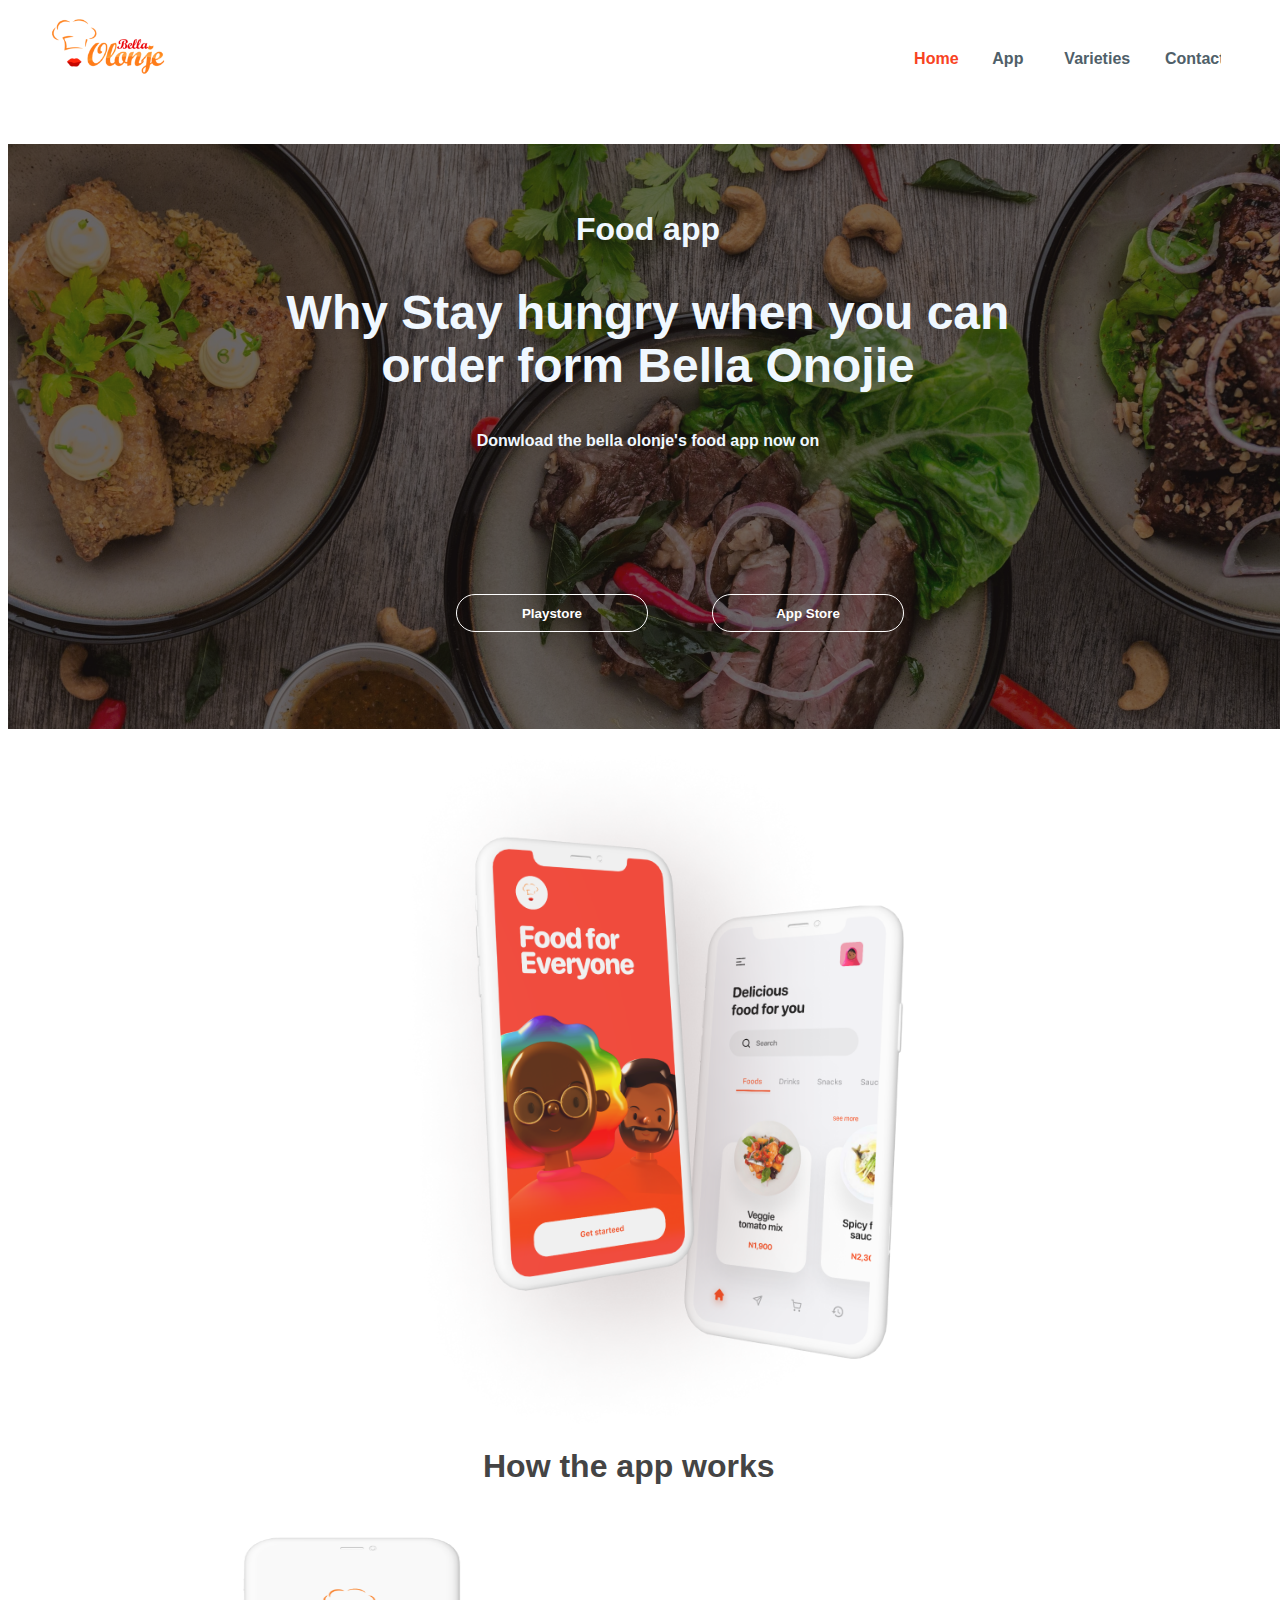
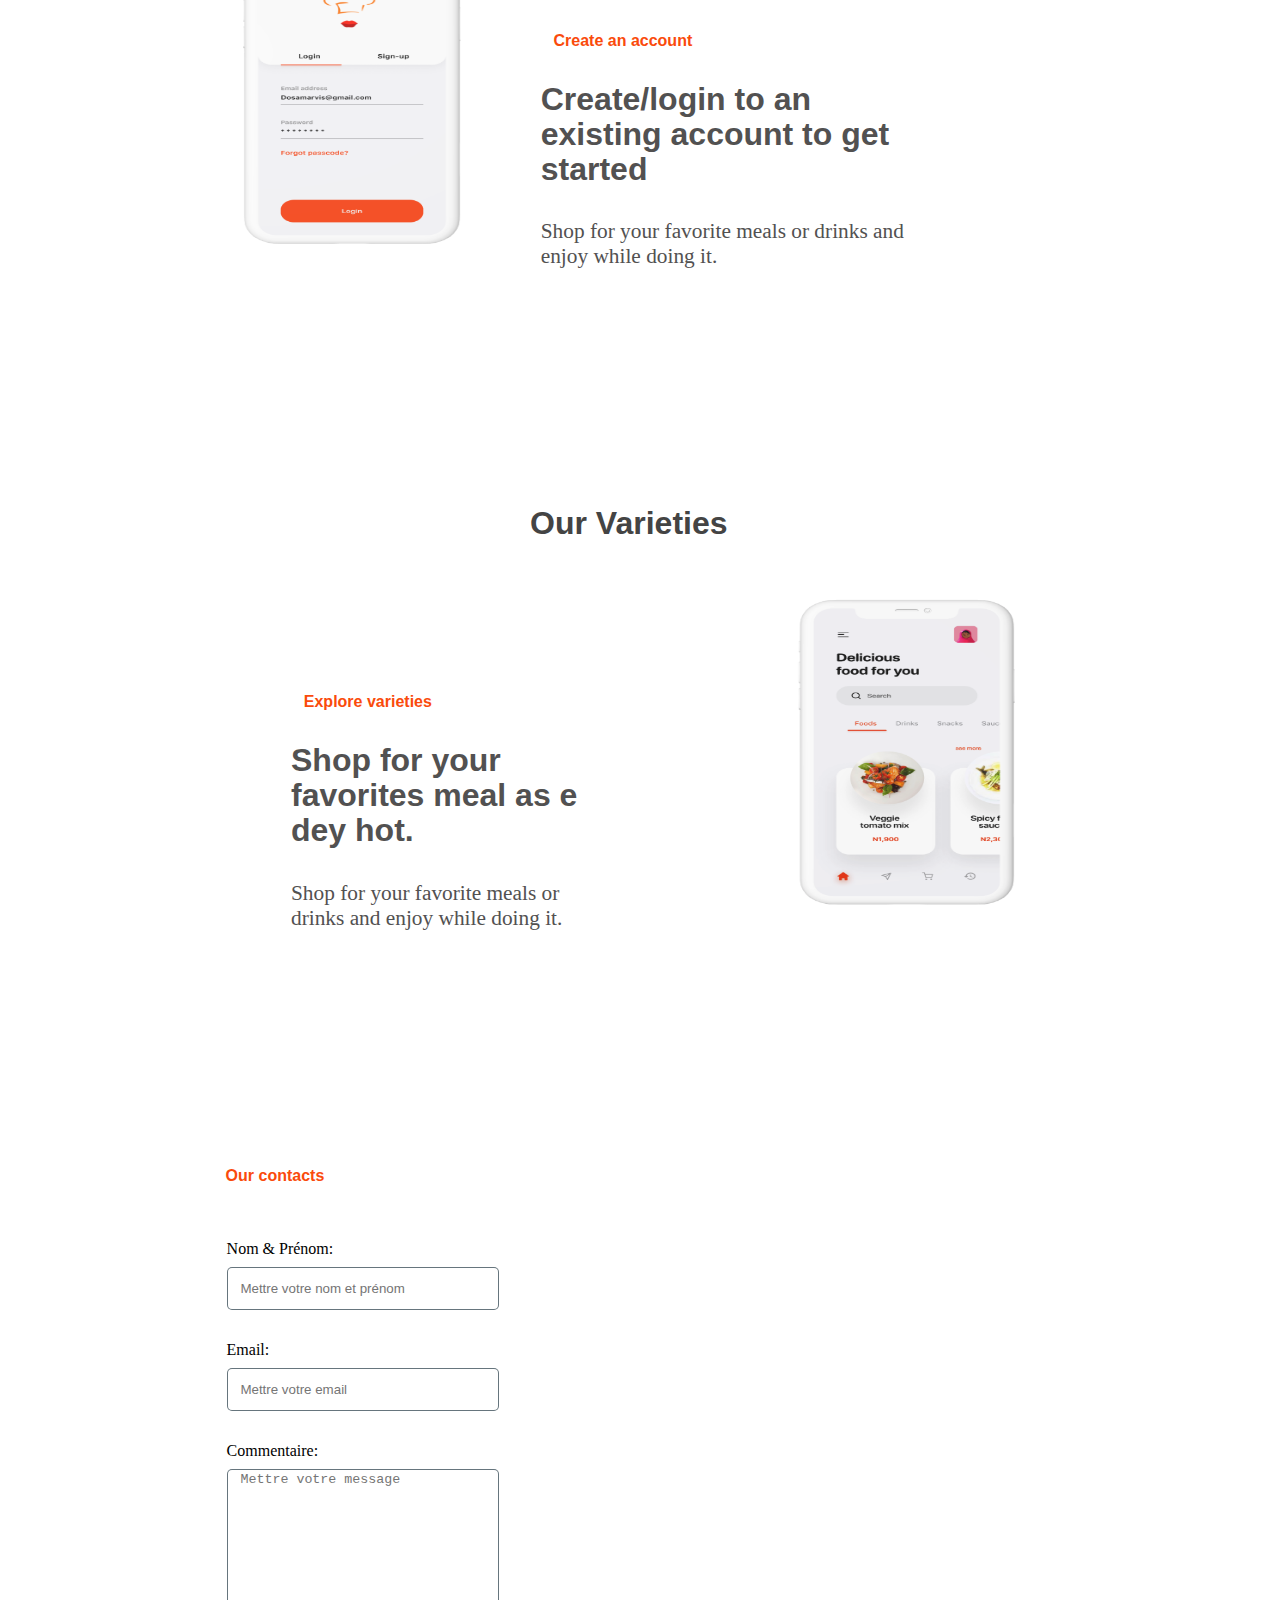
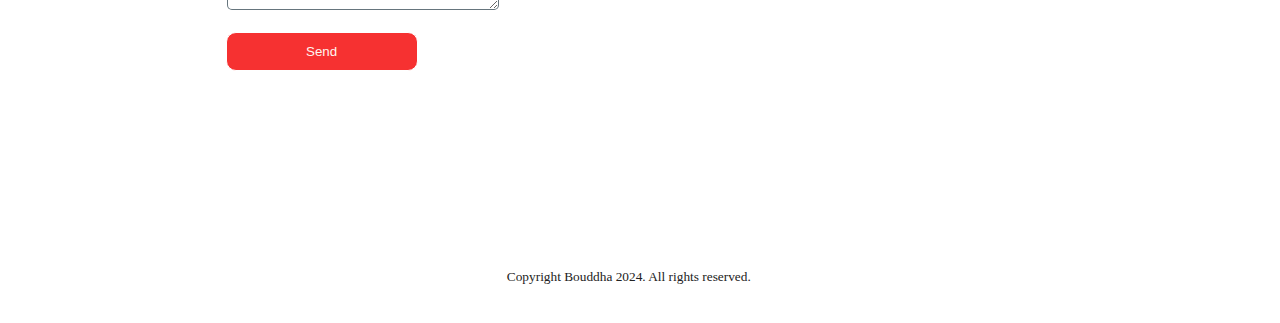
<file: maquette Bella/index.html>
<!DOCTYPE html>
<html lang="en">
<head>
    <meta charset="UTF-8">
    <meta name="viewport" content="width=device-width, initial-scale=1.0">
    <title>Bella Olonje</title>
    <meta http-equiv="refresh" content="5">
    <link rel="stylesheet" href="style.css">
</head>
<body>
    <div class="container">
        <div class="header">
            <div class="gris">
                <img src="./Images/Logo BO.png" alt="" class="logo">
            </div>
            <div class="menu">
                <div class="navbar">
                    <ul>
                        <li><a href="#" class="active">Home</a></li>
                        <li><a href="#">App</a></li>
                        <li><a href="#">Varieties</a></li>
                        <li><a href="#">Contact</a></li>
                    </ul>
                </div>
            </div>
        </div>
        <div class="page1">
            <div class="centerpic">
                <h3>Food app</h3>
                <h2>Why Stay hungry when you can order form Bella Onojie</h2>
                <h4>Donwload the bella olonje's food app now on</h4>
            </div>
            <div class="centerpic2">
                <button class="btn">
                    <a href="login.php">Playstore</a>
                </button>
                <button class="btn">
                    <a href="">App Store</a>
                </button>
            </div>
        </div>
        <div class="third">
            <img src="./Images/App.png" alt="" class="phone">
        </div>
        <div class="fourth">
            <div class="fourthnav">
                <h3 class="howitworks">
                    How the app works
                </h3>
            </div>
            <div class="fourthbody">
                <div class="vertical">
                    <img src="./Images/login.png" alt="login" class="imglogin">
                </div>
                <div class="horizontal create">
                    <h4 class="varieties">Create an account</h4>
                    <h3 class="text">Create/login to an existing account to get started</h3>
                    <p>Shop for your favorite meals or drinks and enjoy while doing it.</p>
                </div>
            </div>
        </div>
        
        <div class="fourth">
            <div class="fifthnav">
                <h3 class="howitworks">
                    Our Varieties
                </h3>
            </div>
            <div class="fourthbody">
                <div class="horizontal">
                    <h4 class="varieties">Explore varieties</h4>
                    <h3 class="text">Shop for your favorites meal as e dey hot.</h3>
                    <p>Shop for your favorite meals or drinks and enjoy while doing it.</p>
                </div>
                <div class="vertical">
                    <img src="./Images/homeapp.png" alt="varieties" class="imglogin">
                </div>
            </div>
        </div>

        <div class="fourth">
            <div class="fifthnav"></div>
            <div class="sixthbody">
                <div class="bar">
                    <h4 class="varieties">Our contacts</h4>
                </div>
                <div class="bandes">
                    <div class="bande6">
                        <form action="#">
                            <div class="element">
                                <label for="name">Nom & Prénom:</label><br>
                                <input type="text" placeholder="Mettre votre nom et prénom"><br>
                            </div>
                            <div class="element">
                                <label for="email">Email:</label><br>
                                <input type="text" placeholder="Mettre votre email"><br>
                            </div>
                            <div class="element">
                                <label for="phone">Commentaire:</label><br>
                                <textarea placeholder="Mettre votre message"></textarea><br>
                            </div>
                            <button class="btn-submit" type="submit">Send</button><br>
                        </form>
                    </div>
                    <div class="bande6">
                        <iframe src="https://www.google.com/maps/embed?pb=!1m14!1m12!1m3!1d15436.596250396826!2d-17.460461398491447!3d14.704161042774356!2m3!1f0!2f0!3f0!3m2!1i1024!2i768!4f13.1!5e0!3m2!1sfr!2ssn!4v1711335612251!5m2!1sfr!2ssn" width="380" height="380" style="border:0;" allowfullscreen="" loading="lazy" referrerpolicy="no-referrer-when-downgrade"></iframe>
                    </div>
                </div>
            </div>
        </div>
        <div class="lastbande">
            <p>Copyright Bouddha 2024. All rights reserved.</p>
        </div>
    </div>
</body>
</html>
</file>
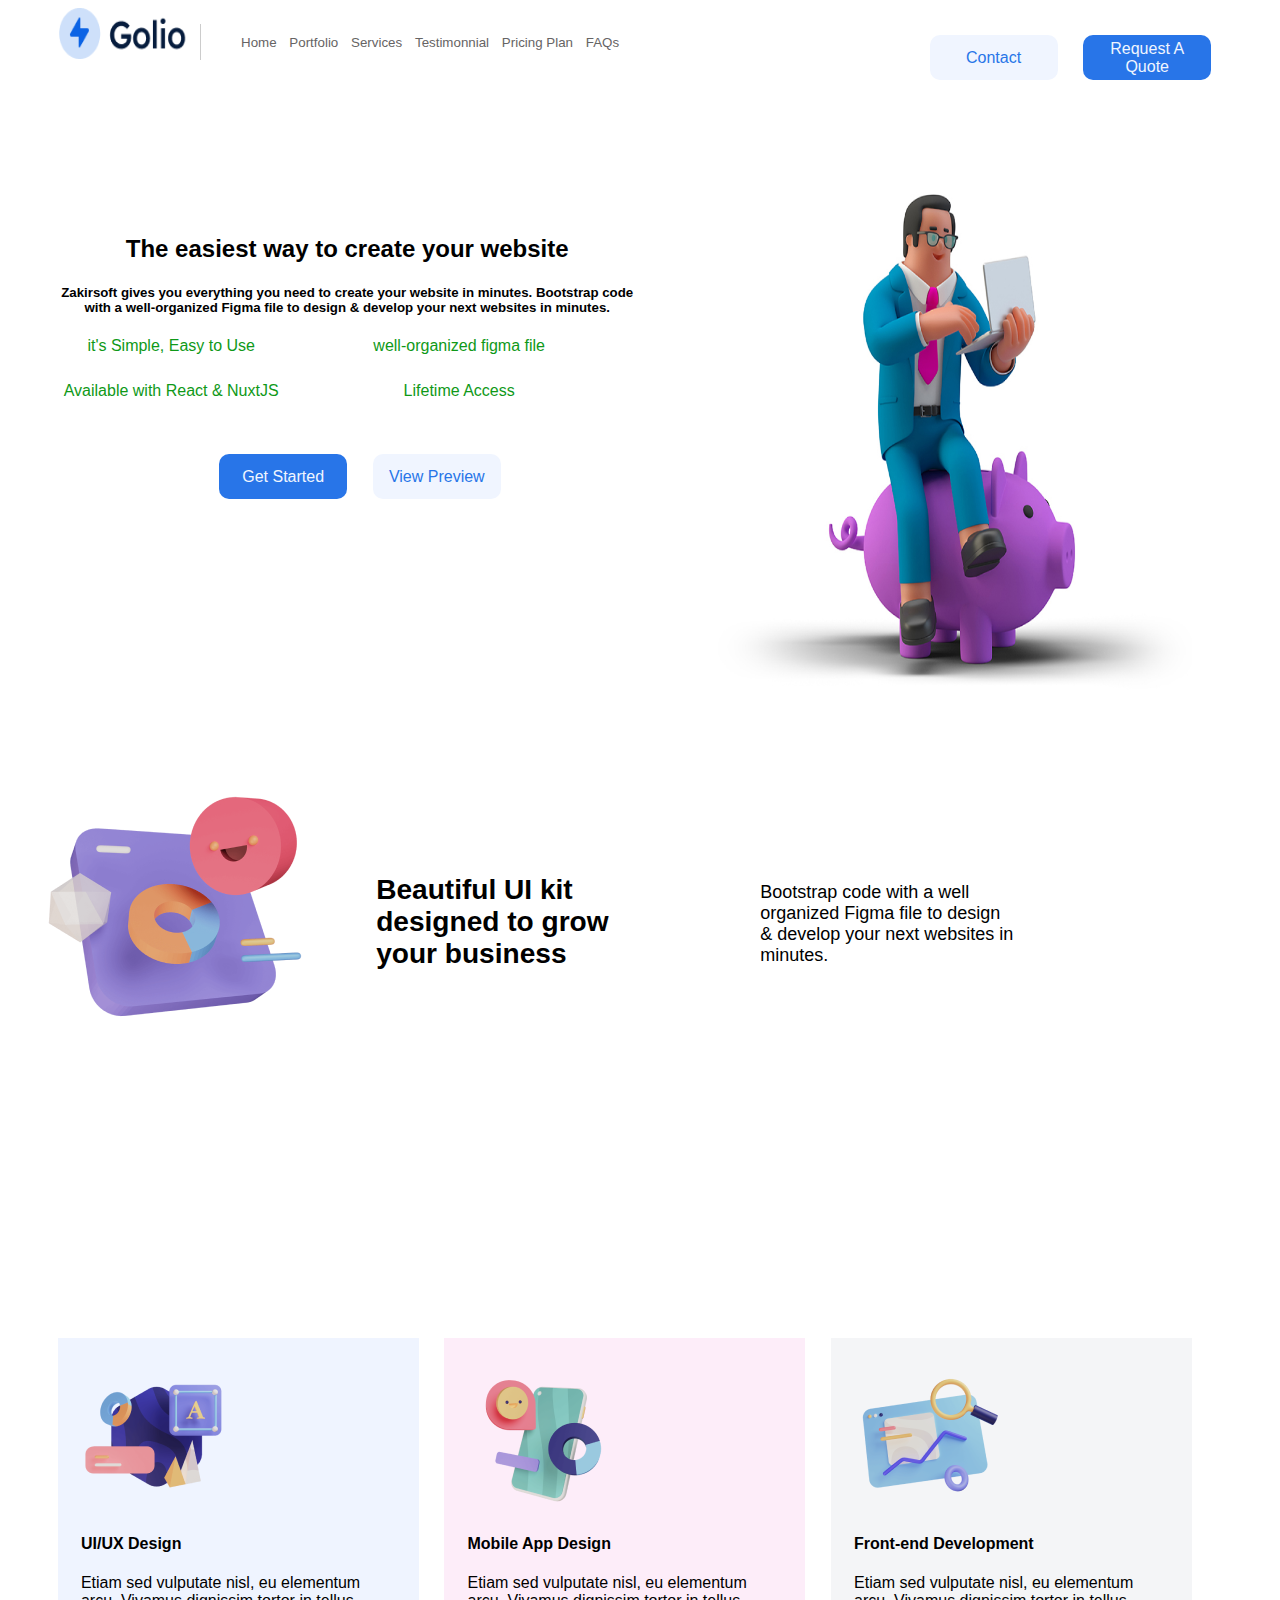
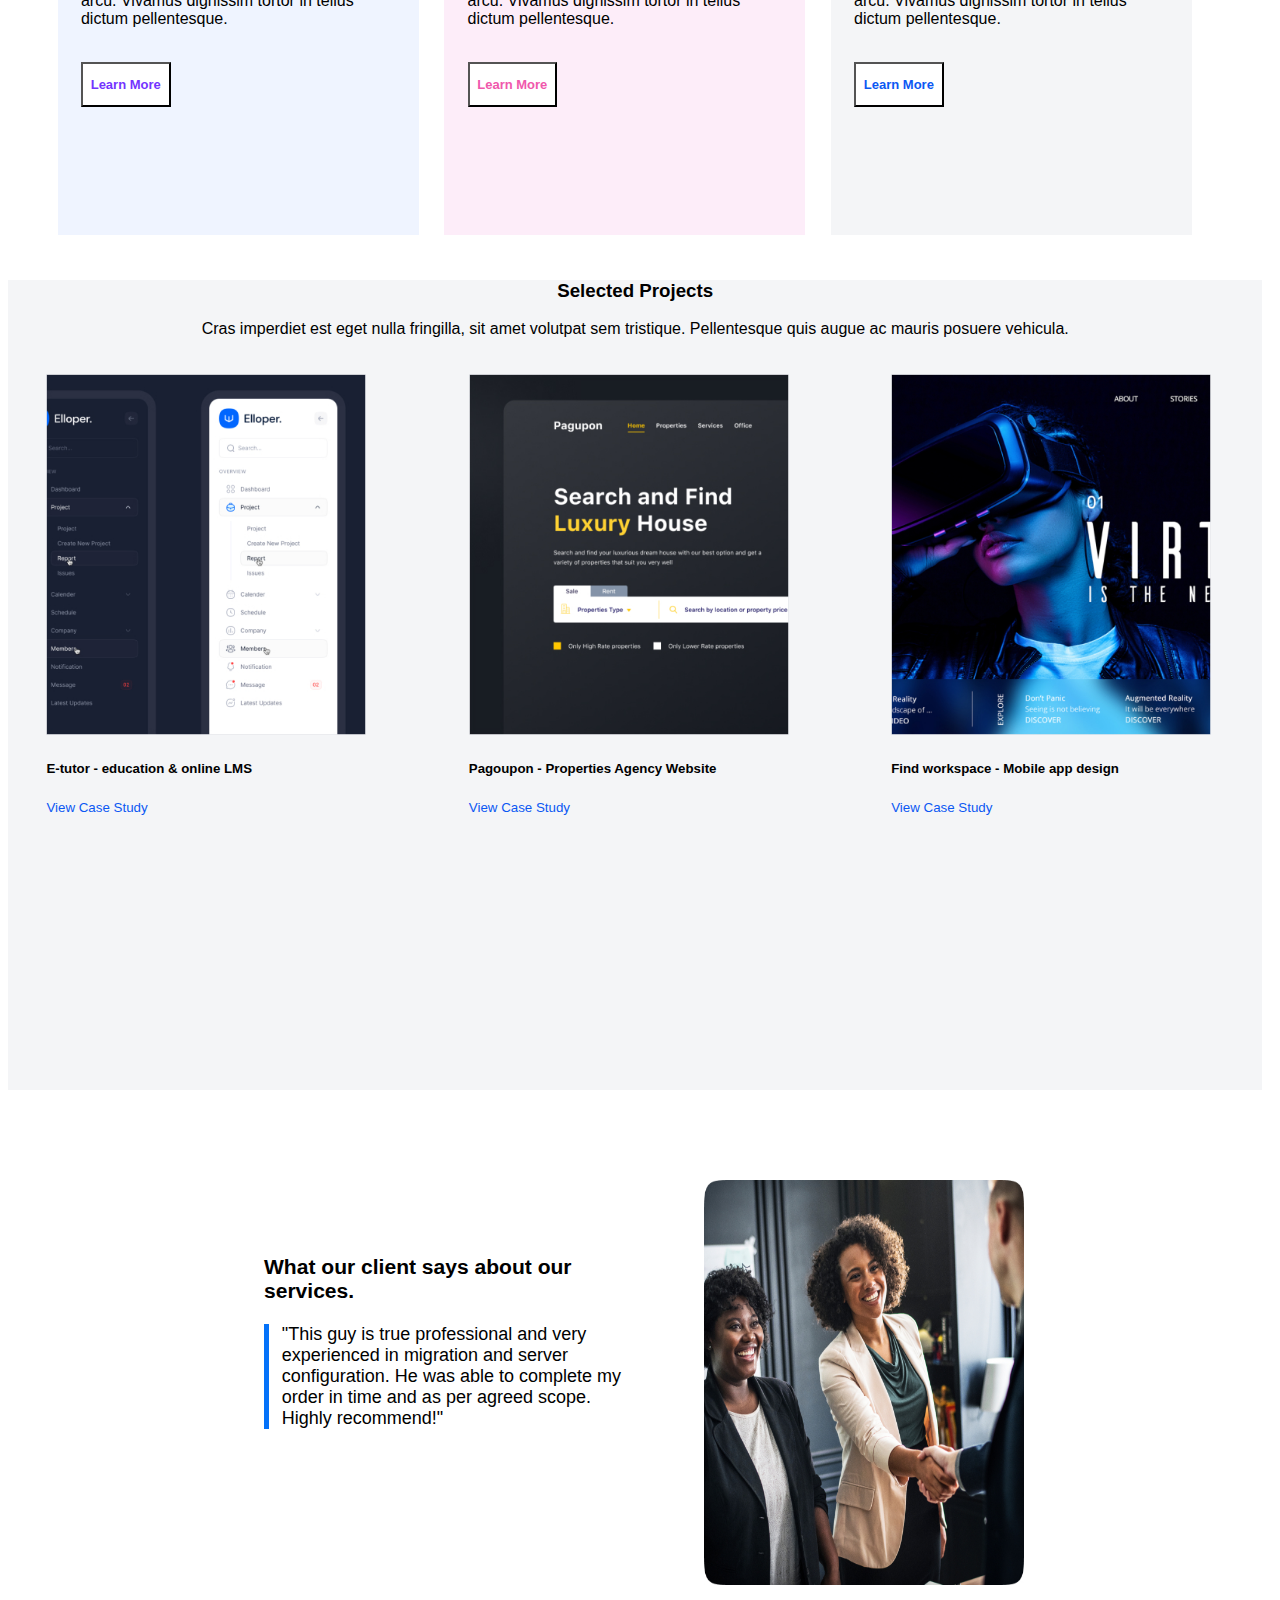
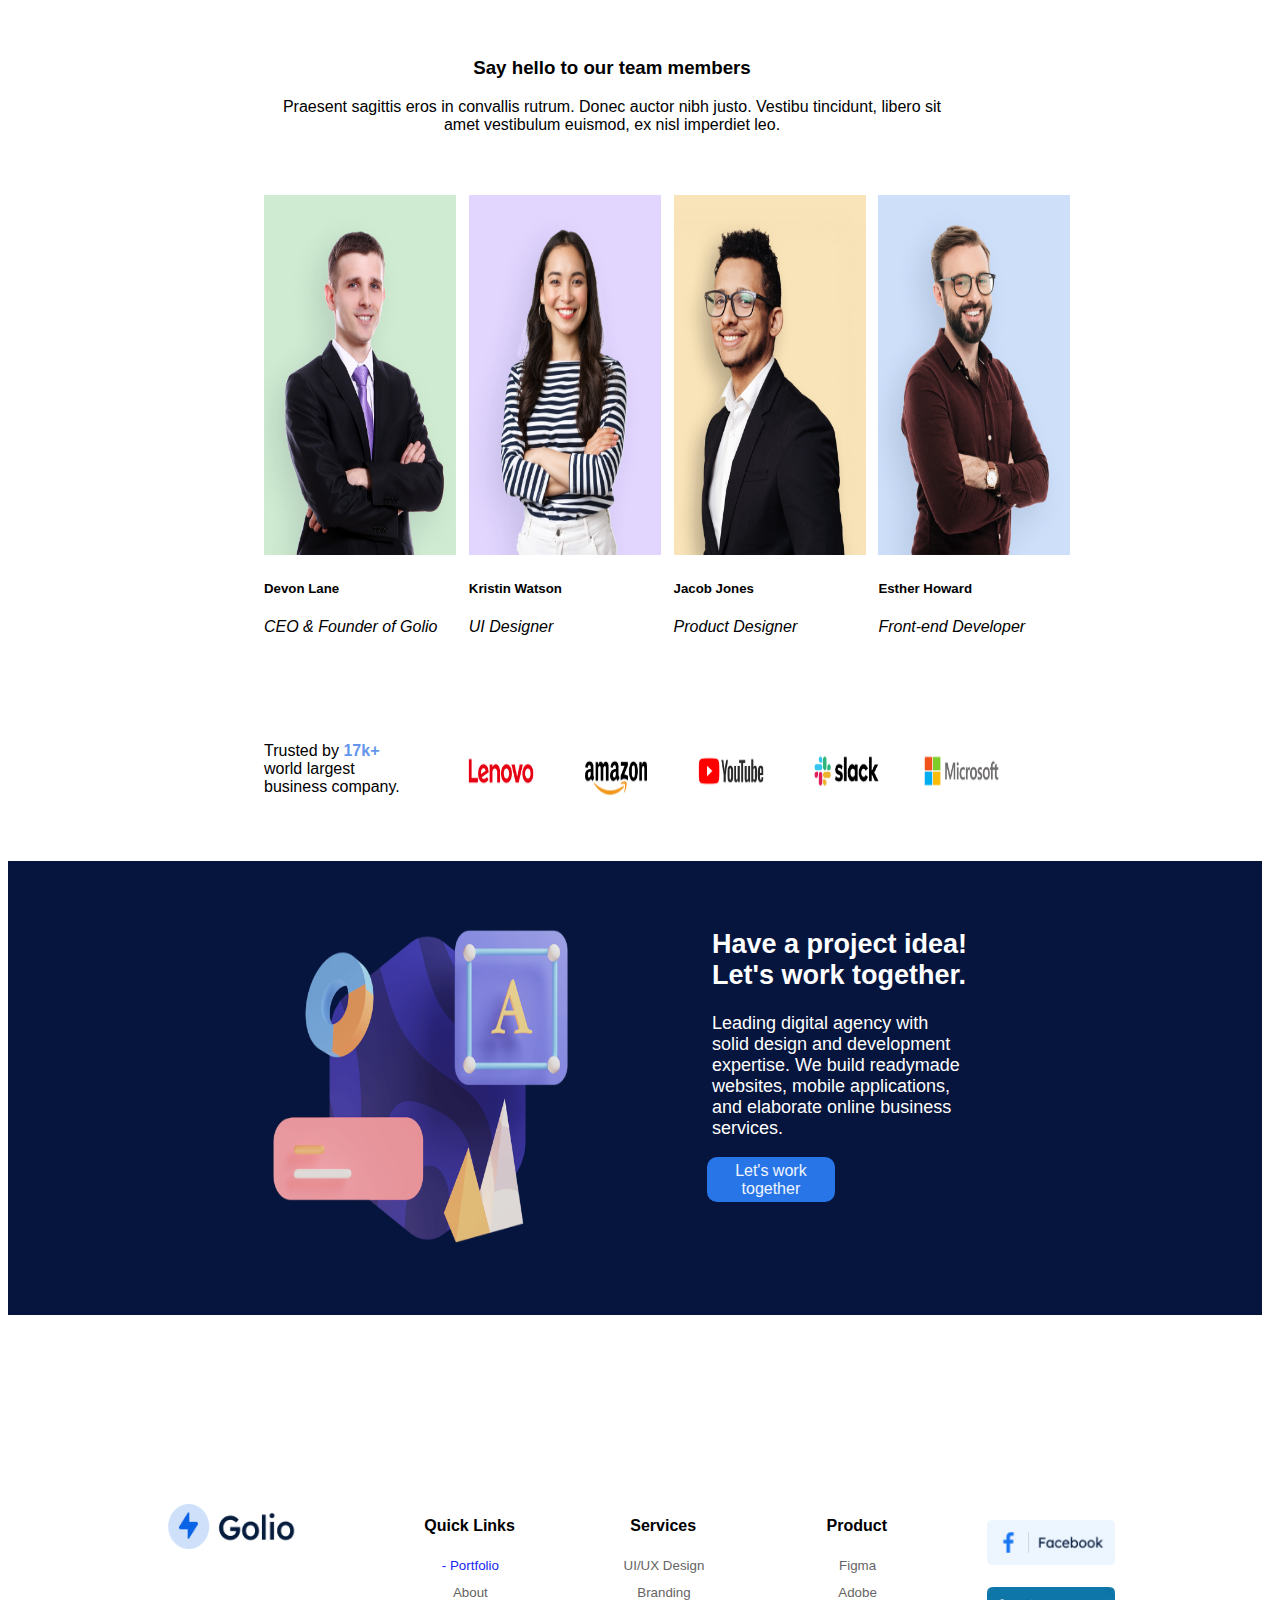
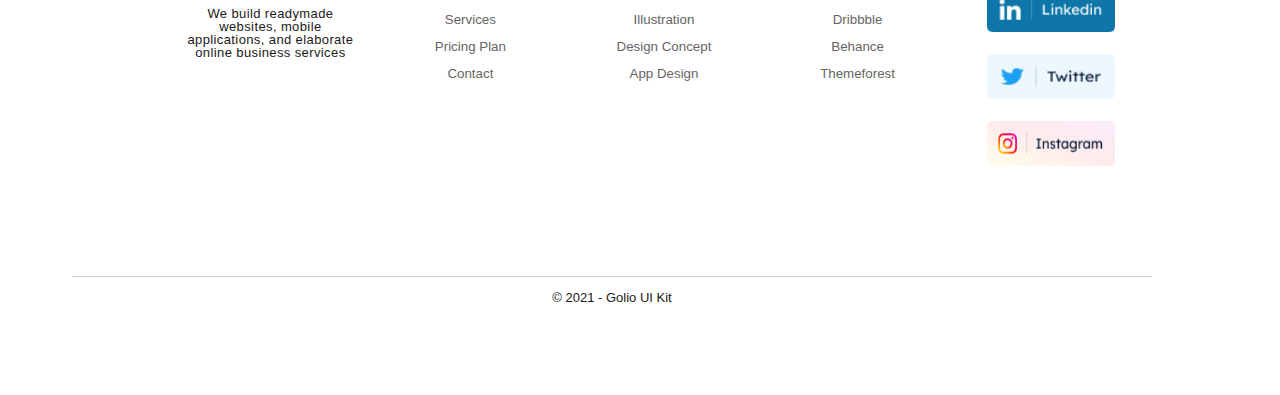
<file: projet/index.html>
<!DOCTYPE html>
<html lang="en">
<head>
    <meta charset="UTF-8">
    <meta name="viewport" content="width=device-width, initial-scale=1.0">
    <meta http-equiv="refresh" content="5">
    <link rel="stylesheet" href="style.css">
    <title>Golio</title>
</head>
<body>
    <div class="header">
        <div class="logoheader">
            <div class="nav">
                <div class="top">
                    <img src="./img/Logo.png" class="logo">
                    <img src="./img/menu.png" class="menuburger">
                </div>
                <ul class="menunav">
                    <li><a href="#">Home</a></li>
                    <li><a href="#portfolio">Portfolio</a></li>
                    <li><a href="#service">Services</a></li>
                    <li><a href="#testimonial">Testimonnial</a></li>
                    <li><a href="#">Pricing Plan</a></li>
                    <li><a href="#">FAQs</a></li>
                </ul>
            </div>
        </div>
        <div class="boutons">
            <button class="navbutton" id="contact">Contact</button>
            <button class="navbutton" id="request">Request A Quote</button>
        </div>
    </div>
    <div class="container">
        <div class="firstrow">
            <div class="firsttext">
                <h2>The easiest way to create your website</h2>
                <h5> Zakirsoft gives you everything you need to create your website in 
                    minutes. Bootstrap code with a well-organized Figma file to design 
                    & develop your next websites in minutes.</h5>
                
                <div class="specs">
                    <div class="spec">
                        <span>it's Simple, Easy to Use</span>
                        <span>well-organized figma file</span>
                    </div>
                    <div class="spec">
                        <span>Available with React & NuxtJS</span>
                        <span>Lifetime Access</span>
                    </div>
                </div>

                <div class="buttontext">
                    <button class="navbutton" id="request">Get Started</button>
                    <button class="navbutton" id="contact">View Preview</button>
                </div>
            </div>
            <div class="firstimg">
                <img src="./img/accueil.jpg" alt="acceuil" class="businessman">
            </div>
        </div>
        <div class="secondrow" id="service">
            <div class="firstsecondrow">
                <div class="secondimg">
                    <img src="./img/Other081.png" alt="other">
                </div>
                <div class="secondtitle">
                    <h3>Beautiful UI kit designed to grow your business</h3>
                </div>
                <div class="secondtext"><p> Bootstrap code with a well
                    organized Figma file to design & 
                    develop your next websites in 
                    minutes.</p>
                </div>
            </div>
            <div class="lastsecondrow">
                <div class="group" id="colorblue">
                    <img src="./img/Images.png" alt="">
                    <h4>UI/UX  Design</h4>
                    <p> Etiam sed vulputate nisl, eu elementum arcu. 
                        Vivamus dignissim tortor in tellus dictum 
                        pellentesque.</p>
                    <button class="more"><b>Learn More</b></button>
                </div>
                <div class="group" id="colorpink">
                    <img src="./img/Images2.png" alt="">
                    <h4> Mobile App Design</h4>
                    <p> Etiam sed vulputate nisl, eu elementum arcu. 
                        Vivamus dignissim tortor in tellus dictum 
                        pellentesque.</p>
                    <button class="more"><b>Learn More</b></button>
                </div>
                <div class="group" id="colorvert">
                    <img src="./img/Images3.png" alt="">
                    <h4> Front-end Development</h4>
                    <p> Etiam sed vulputate nisl, eu elementum arcu. 
                        Vivamus dignissim tortor in tellus dictum 
                        pellentesque.</p>
                    <button class="more"><b>Learn More</b></button>
                </div>
            </div>
        </div>
        <div class="thirdrow" id="portfolio">
            <div class="textrow">
                <div class="title">
                    <h3>Selected Projects</h3>
                </div>
                <div class="text">
                    <p> Cras imperdiet est eget nulla fringilla, sit amet volutpat sem tristique. 
                        Pellentesque quis augue ac mauris posuere vehicula.</p>
                </div>
            </div>
            <div class="imgrow">
                <div class="column">
                    <img src="./img/Project Photo.jpg" alt="">
                    <h5> E-tutor - education & online LMS</h5>
                    <a href="#">View Case Study</a>
                </div>
                <div class="column">
                    <img src="./img/Project Photo2.jpg" alt="">
                    <h5>  Pagoupon - Properties Agency Website</h5>
                    <a href="#">View Case Study</a>
                </div>
                <div class="column">
                    <img src="./img/Project Photo3.jpg" alt="">
                    <h5>Find workspace - Mobile app design</h5>
                    <a href="#">View Case Study</a>
                </div>
            </div>
        </div>
        <div class="fourthrow" id="testimonial">
            <div class="textcol">
                <div class="title">
                    <h3>What our client says about our services.</h3>
                </div>
                <div class="fourthtext">
                    <p> "This guy is true professional and very experienced in 
                        migration and server configuration. He was able to 
                        complete my order in time and as per agreed scope. 
                        Highly recommend!"</p>
                </div>
            </div>
            <div class="imgcol">
                <img src="./img/Photo.jpg" alt="Client Review Image"/>
            </div>
        </div>
        <div class="fifthrow">
            <div class="fifthfirst">
                <div class="title">
                    <h3>Say hello to our team members</h3>
                </div>
                <div class="fifthtext">
                    <p>  Praesent sagittis eros in convallis rutrum. Donec auctor nibh justo. Vestibu 
                        tincidunt, libero sit amet vestibulum euismod, ex nisl imperdiet leo.</p>
                </div>
            </div>
            <div class="imgrows">
                <div class="imgcolumn">
                    <img src="./img/Photo.png" id="vert" alt="Client Review Image"/>
                    <h5>Devon Lane</h5>
                    <em>CEO & Founder of Golio</em>
                </div>
                <div class="imgcolumn">
                    <img src="./img/Photo2.png" id="violet" alt="Client Review Image"/>
                    <h5>Kristin Watson</h5>
                    <em>UI Designer</em>
                </div>
                <div class="imgcolumn">
                    <img src="./img/Photo3.png" id="jaune" alt="Client Review Image"/>
                    <h5>Jacob Jones</h5>
                    <em>Product Designer</em>
                </div>
                <div class="imgcolumn">
                    <img src="./img/Photo4.png" id="bleu" alt="Client Review Image"/>
                    <h5><b>Esther Howard</b></h5>
                    <em>Front-end Developer</em>
                </div>
            </div>
        </div>
        <div class="sixthrow">
            <div class="firstsixthtext">
                <p>Trusted by <b style="color:cornflowerblue">17k+</b> world largest business company.</p>
                <div class="blocLogo">
                    <img src="./img/LogoL.png" alt="" class="partner">
                    <img src="./img/Logoa.png" alt="" class="partner">
                    <img src="./img/Logoy.png" alt="" class="partner">
                    <img src="./img/Logos.png" alt="" class="partner">
                    <img src="./img/Logom.png" alt="" class="partner">
                </div>
            </div>
        </div>
        <div class="seventhrow">
            <div class="seventhimg">
                <img src="./img/902.png" alt="Client Review Image"/>
            </div>
            <div class="bloctext">
                <h2>Have a project idea! Let's work together.</h2>
                <p> Leading digital agency with solid design and development 
                    expertise. We build readymade websites, mobile applications, 
                    and elaborate online business services.</p>
                <button class="navbutton" id="request">Let's work together</button>
            </div>
        </div>
        <div class="footer">
            <div class="block">
                <div class="footerlogo">
                    <img src="./img/Logo.png" alt="">
                </div>
                <div class="footertext">
                    <p>  We build readymade websites, mobile
                        applications, and elaborate online
                        business services</p>
                </div>
            </div>
            <div class="block">
                <h4>Quick Links</h4>
                <ul>
                    <li><a href="#" class="active">- Portfolio</a></li>
                    <li><a href="#">About</a></li>
                    <li><a href="#">Services</a></li>
                    <li><a href="#">Pricing Plan</a></li>
                    <li><a href="#">Contact</a></li>
                </ul>
            </div>
            <div class="block">
                <h4>Services</h4>
                <ul>
                    <li><a href="#"> UI/UX Design</a></li>
                    <li><a href="#">Branding</a></li>
                    <li><a href="#">Illustration</a></li>
                    <li><a href="#">Design Concept</a></li>
                    <li><a href="#">App Design</a></li>
                </ul>
            </div>
            <div class="block">
                <h4>Product</h4>
                <ul>
                    <li><a href="#">Figma</a></li>
                    <li><a href="#">Adobe</a></li>
                    <li><a href="#">Dribbble</a></li>
                    <li><a href="#">Behance</a></li>
                    <li><a href="#">Themeforest</a></li>
                </ul>
            </div>
            
            <div class="block">
                <ul>
                    <li><a href=""><img src="./img/Social Media.jpg" alt=""></a></li>
                    <li><a href=""><img src="./img/Social Media2.jpg" alt=""></a></li>
                    <li><a href=""><img src="./img/Social Media3.jpg" alt=""></a></li>
                    <li><a href=""><img src="./img/Social Media4.png" alt=""></a></li>
                </ul>
            </div>
        </div>
        <div class="copyright">
            <p>&copy; 2021 - Golio UI Kit</p>
        </div>
    </div>
</body>
</html>
</file>
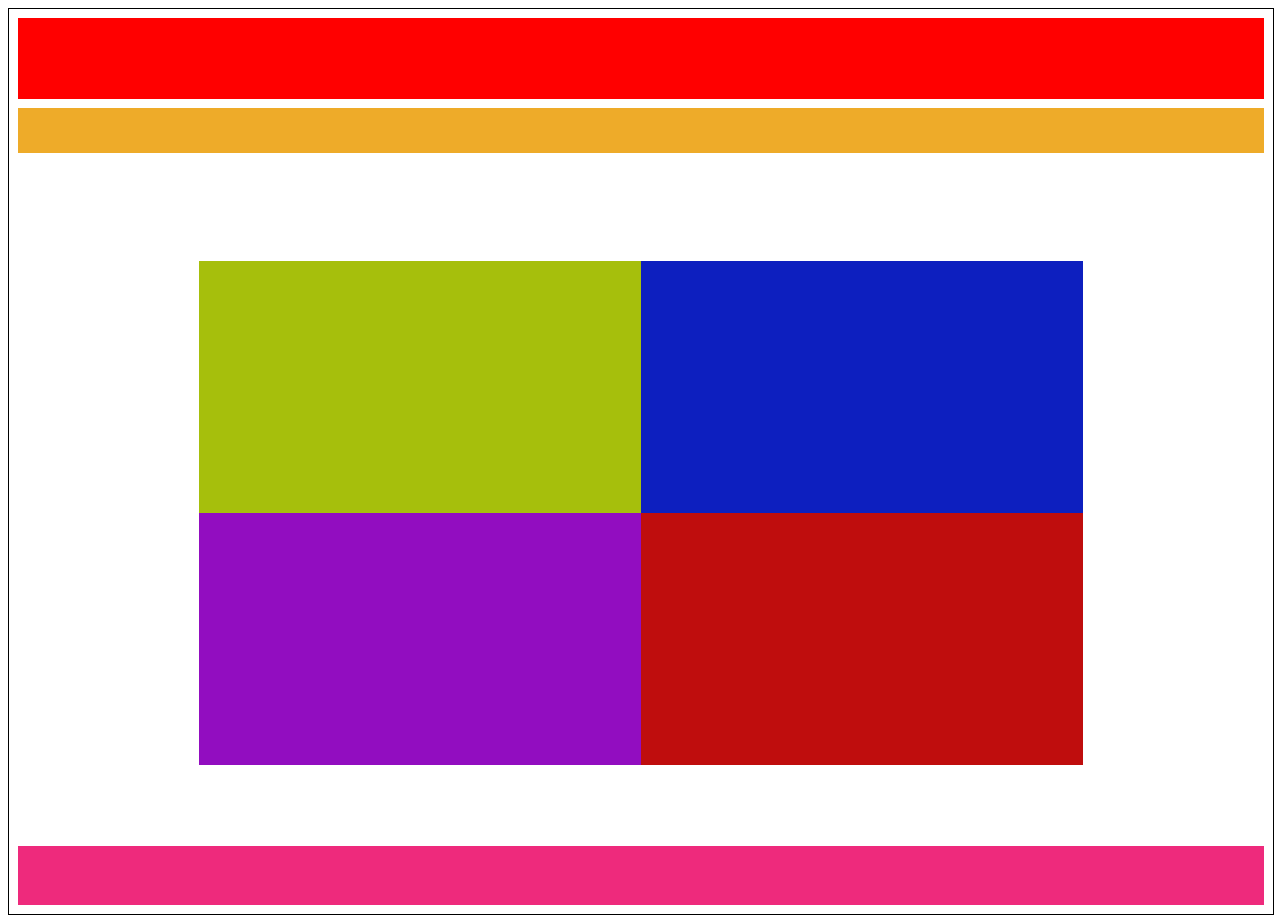
<file: TP3/index.html>
<!DOCTYPE html>
<html lang="en">
<head>
    <meta charset="UTF-8">
    <meta name="viewport" content="width=device-width, initial-scale=1.0">
    <link rel="stylesheet" href="style.css">
    <title></title>
</head>
<body>
    
    <div class="container">
        <div class="header"></div>
        <div class="nav"></div>
        <div class="firstrow">
            <div class="bloc1">
                <div class="firstcol">
                    
                </div>
                <div class="secondcol">
                    
                </div>
            </div>
            <div class="bloc1">
                <div class="thirdcol">
                    
                </div>
                <div class="fourthcol">
                    
                </div>
            </div>
        </div>
        <div class="footer"></div>
    </div>
</body>
</html>
</file>
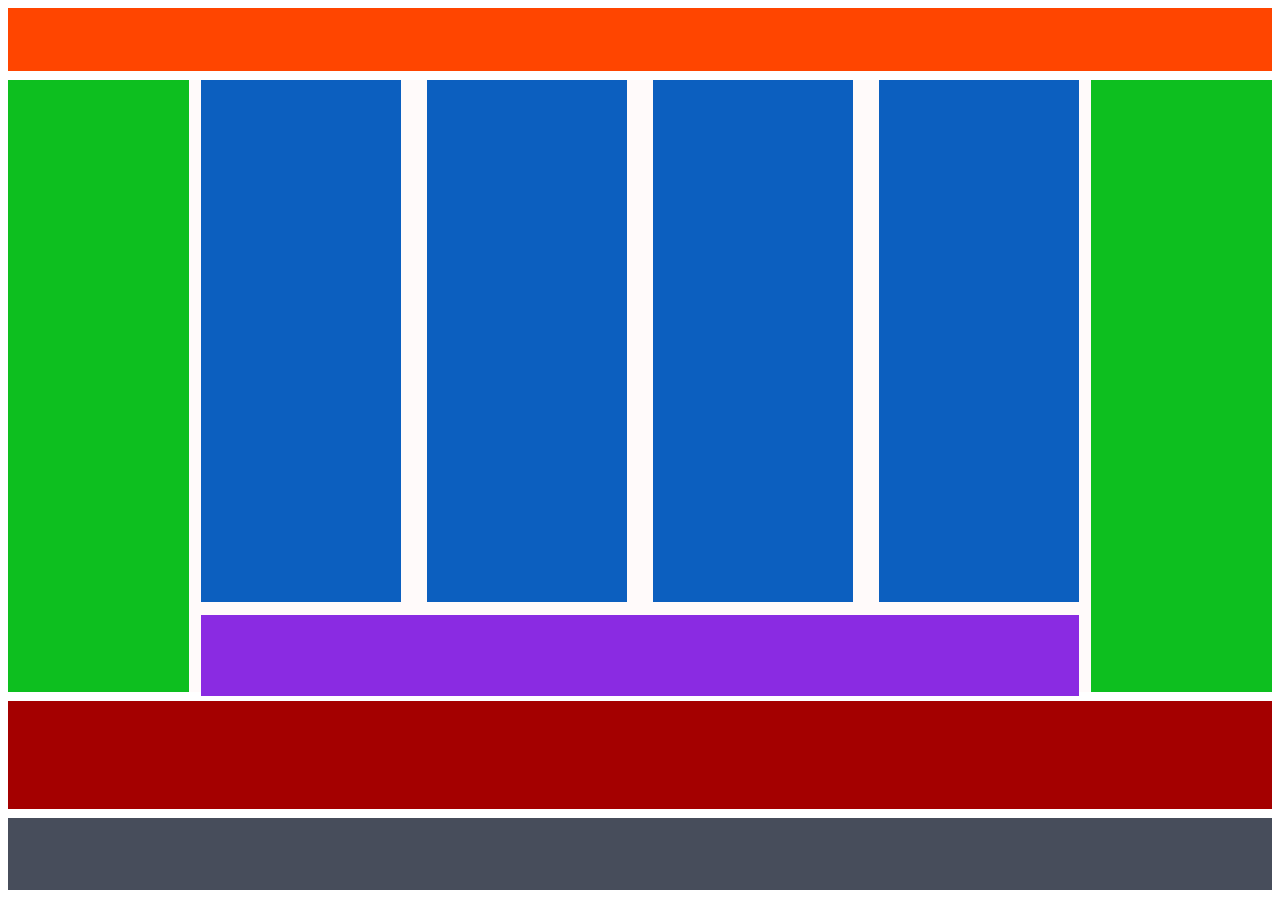
<file: TP4/index.html>
<!DOCTYPE html>
<html lang="en">
<head>
    <meta charset="UTF-8">
    <meta name="viewport" content="width=device-width, initial-scale=1.0">
    <link rel="stylesheet" href="style.css">
    <title>TP4</title>
</head>
<body>
    <div class="container">
        <div class="nav"></div>
        <div class="centre">
            <div class="sidebar"></div>
            <div class="content">
                <div class="contentV">
                    <div class="vertical"></div>
                    <div class="vertical"></div>
                    <div class="vertical"></div>
                    <div class="vertical"></div>
                </div>
                <div class="contentH"></div>
            </div>
            <div class="sidebar"></div>
        </div>
        <div class="contact"></div>
        <div class="footer"></div>
    </div>
</body>
</html>
</file>
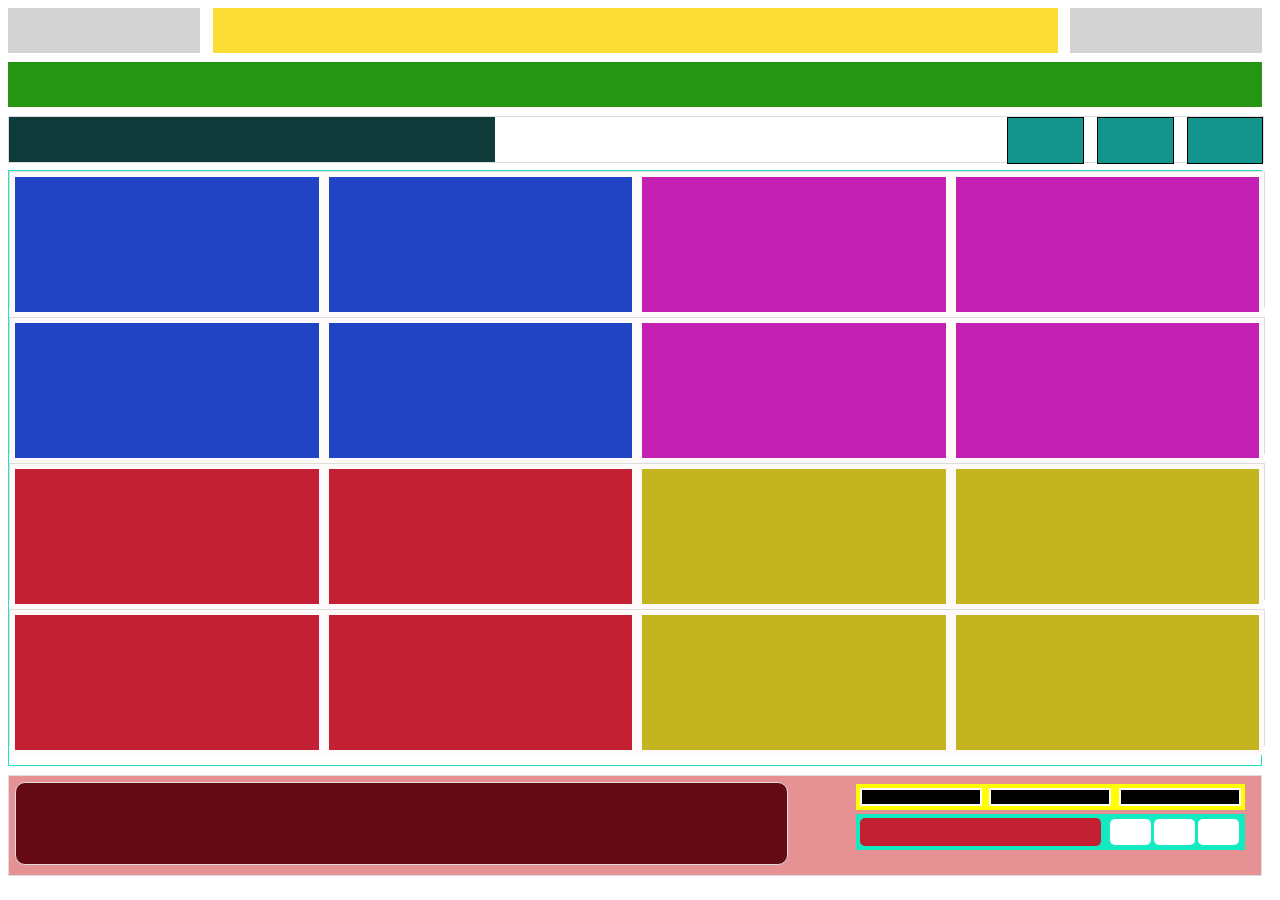
<file: TP5/index.html>
<!DOCTYPE html>
<html lang="en">
<head>
    <meta charset="UTF-8">
    <meta name="viewport" content="width=device-width, initial-scale=1.0">
    <link rel="stylesheet" href="style.css">
    <title>TP5</title>
</head>
<body>
    <div class="container">
        <div class="header">
            <div class="row">
                <div class="gris"></div>
                <div class="zone"></div>
                <div class="gris"></div>
            </div>
            <div class="row">
                <div class="vert"></div>
            </div>
            <div class="row">
                <div class="third">
                    <div class="sombre"></div>
                    <div class="divide">
                        <div class="small"></div>
                        <div class="small"></div>
                        <div class="small"></div>
                    </div>
                </div>
            </div>
        </div>
        <div class="corps">
            <div class="bloc">
                <div class="bleu"></div>
                <div class="bleu"></div>
                <div class="rose"></div>
                <div class="rose"></div>
            </div>
            <div class="bloc">
                <div class="bleu"></div>
                <div class="bleu"></div>
                <div class="rose"></div>
                <div class="rose"></div>
            </div>
            <div class="bloc">
                <div class="rouge"></div>
                <div class="rouge"></div>
                <div class="jaune"></div>
                <div class="jaune"></div>
            </div>
            <div class="bloc">
                <div class="rouge"></div>
                <div class="rouge"></div>
                <div class="jaune"></div>
                <div class="jaune"></div>
            </div>
        </div>
        <div class="footer">
            <div class="two_third"></div>
            <div class="one_third">
                <div class="first">
                    <div class="bord"></div>
                    <div class="bord"></div>
                    <div class="bord"></div>
                </div>
                <div class="second">
                    <div class="box1"></div>
                    <div class="box2">
                        <div class="bord1"></div>
                        <div class="bord1"></div>
                        <div class="bord1"></div>
                    </div>
                </div>
            </div>
        </div>
    </div>
</body>
</html>
</file>
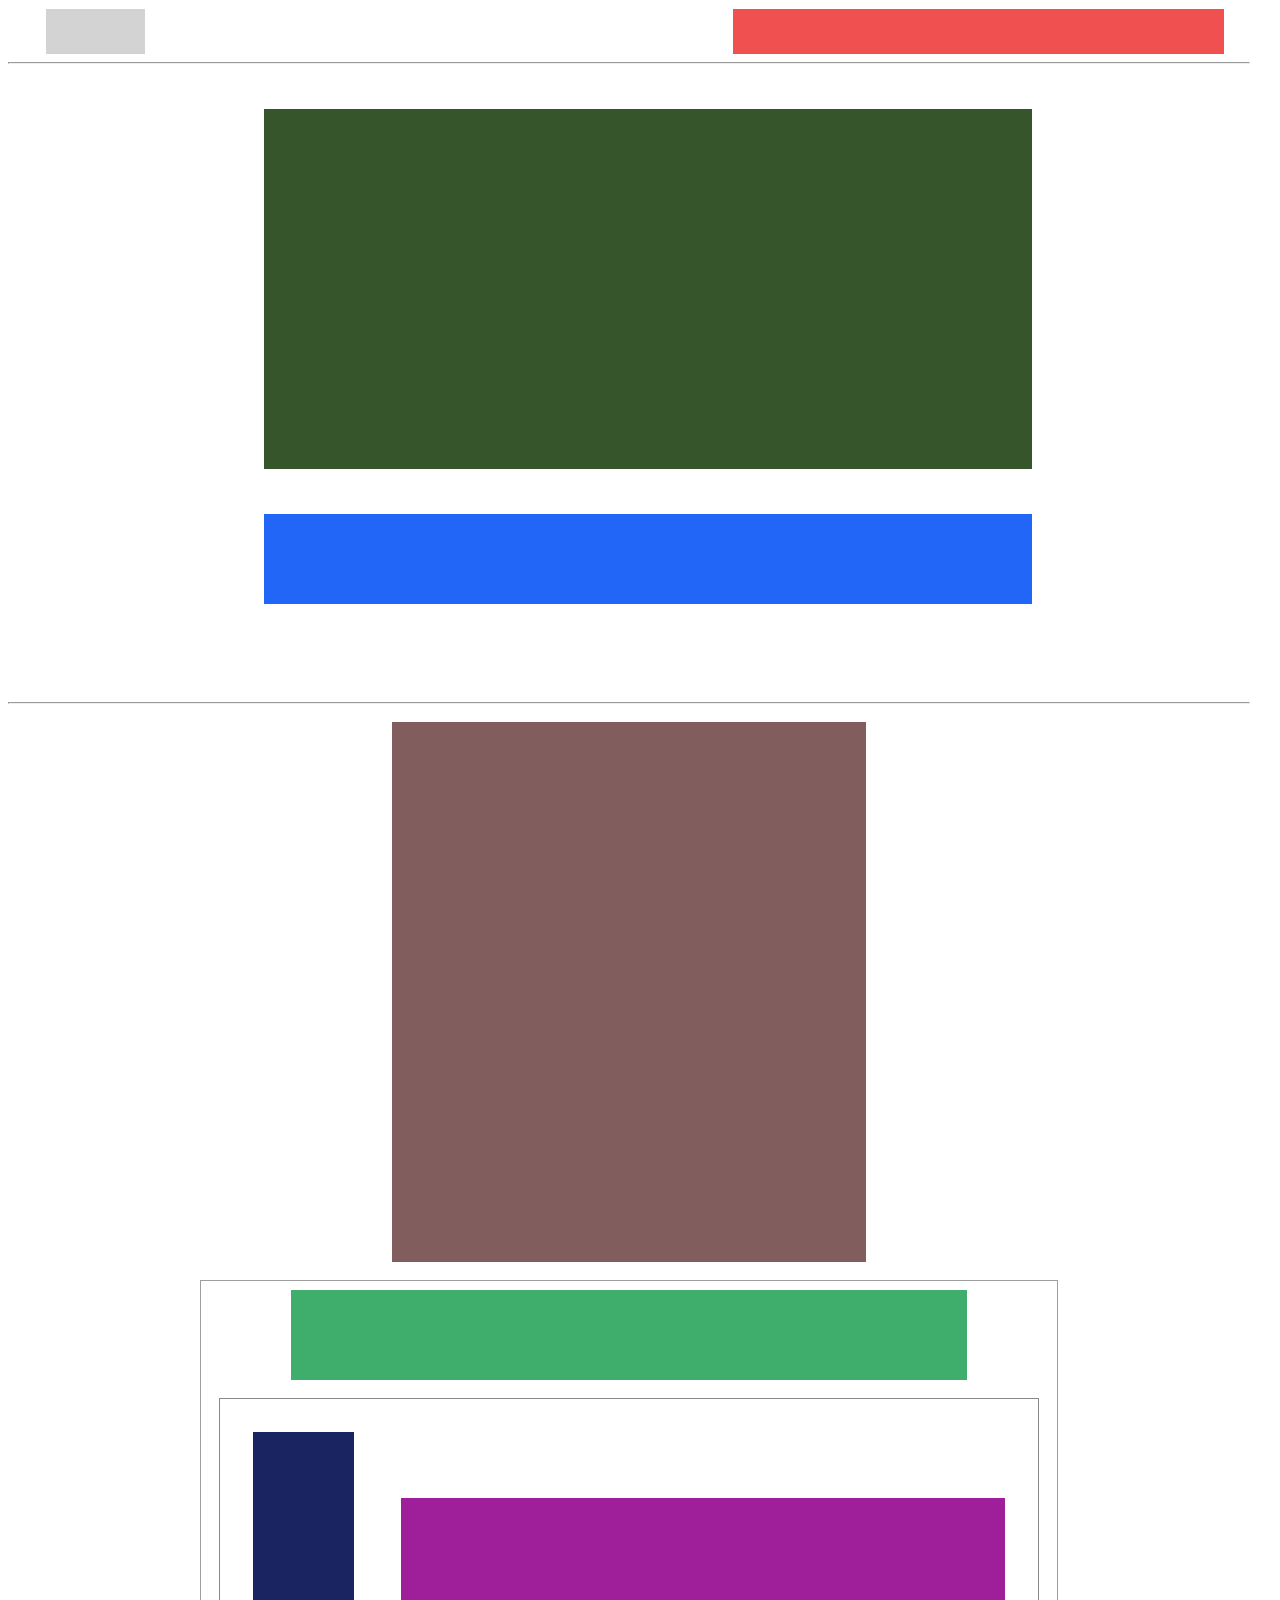
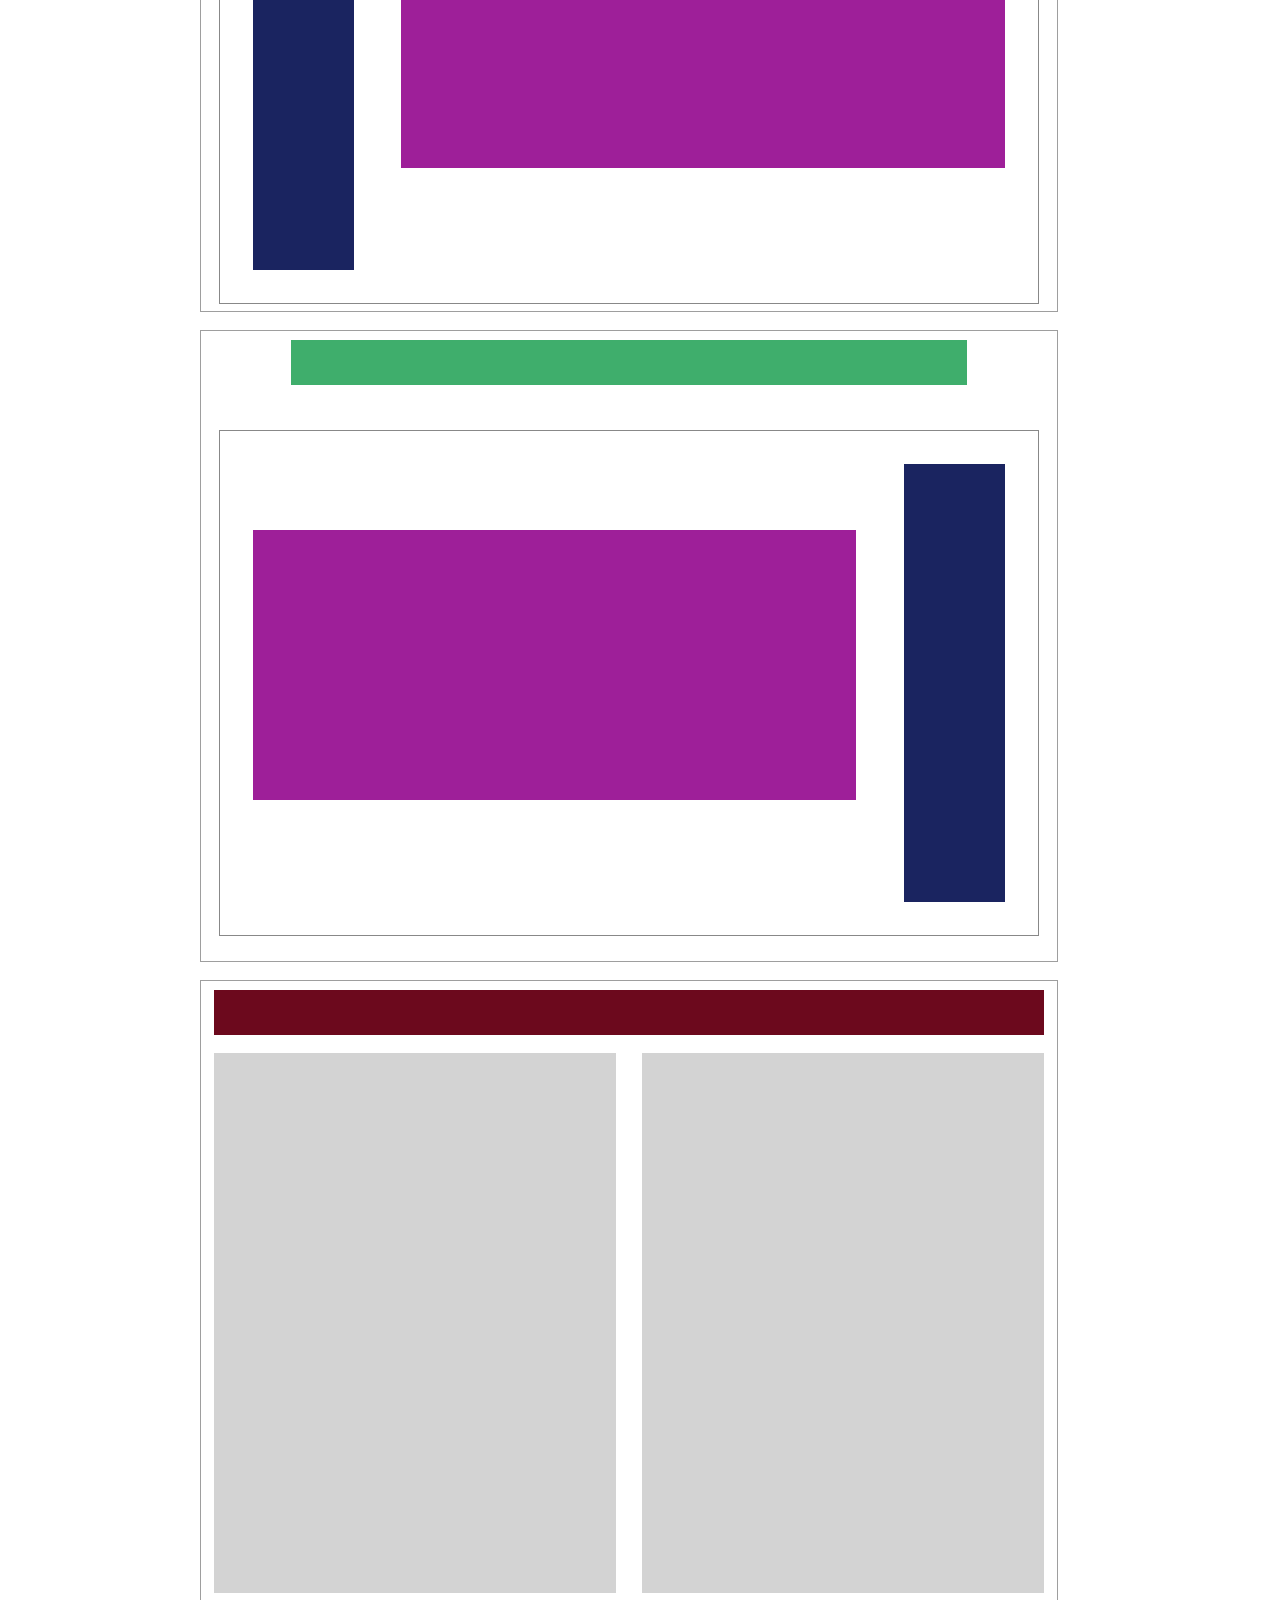
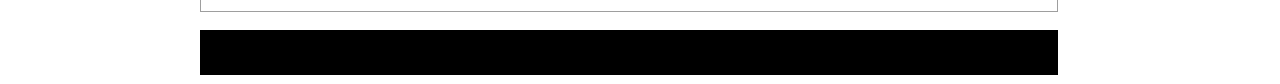
<file: wireframe/index.html>
<!DOCTYPE html>
<html lang="en">
<head>
    <meta charset="UTF-8">
    <meta name="viewport" content="width=device-width, initial-scale=1.0">
    <title>Wireframe</title>
    <meta http-equiv="refresh" content="5">
    <link rel="stylesheet" href="style.css">
</head>
<body>
    <div class="container">
        <div class="header">
            <div class="gris"></div>
            <div class="menu"></div>
        </div>
        <hr>
        <div class="page1">
            <div class="centerpic"></div>
            <div class="centerpic2"></div>
        </div>
        <hr>
        <div class="third"></div>
        <div class="fourth">
            <div class="fourthnav"></div>
            <div class="fourthbody">
                <div class="vertical"></div>
                <div class="horizontal"></div>
            </div>
        </div>
        
        <div class="fourth">
            <div class="fifthnav"></div>
            <div class="fourthbody">
                <div class="horizontal"></div>
                <div class="vertical"></div>
            </div>
        </div>

        <div class="fourth">
            <div class="sixthnav"></div>
            <div class="sixthbody">
                <div class="navbar"></div>
                <div class="bandes">
                    <div class="bande6"></div>
                    <div class="bande6"></div>
                </div>
            </div>
        </div>
        <div class="lastbande"></div>
    </div>
</body>
</html>
</file>
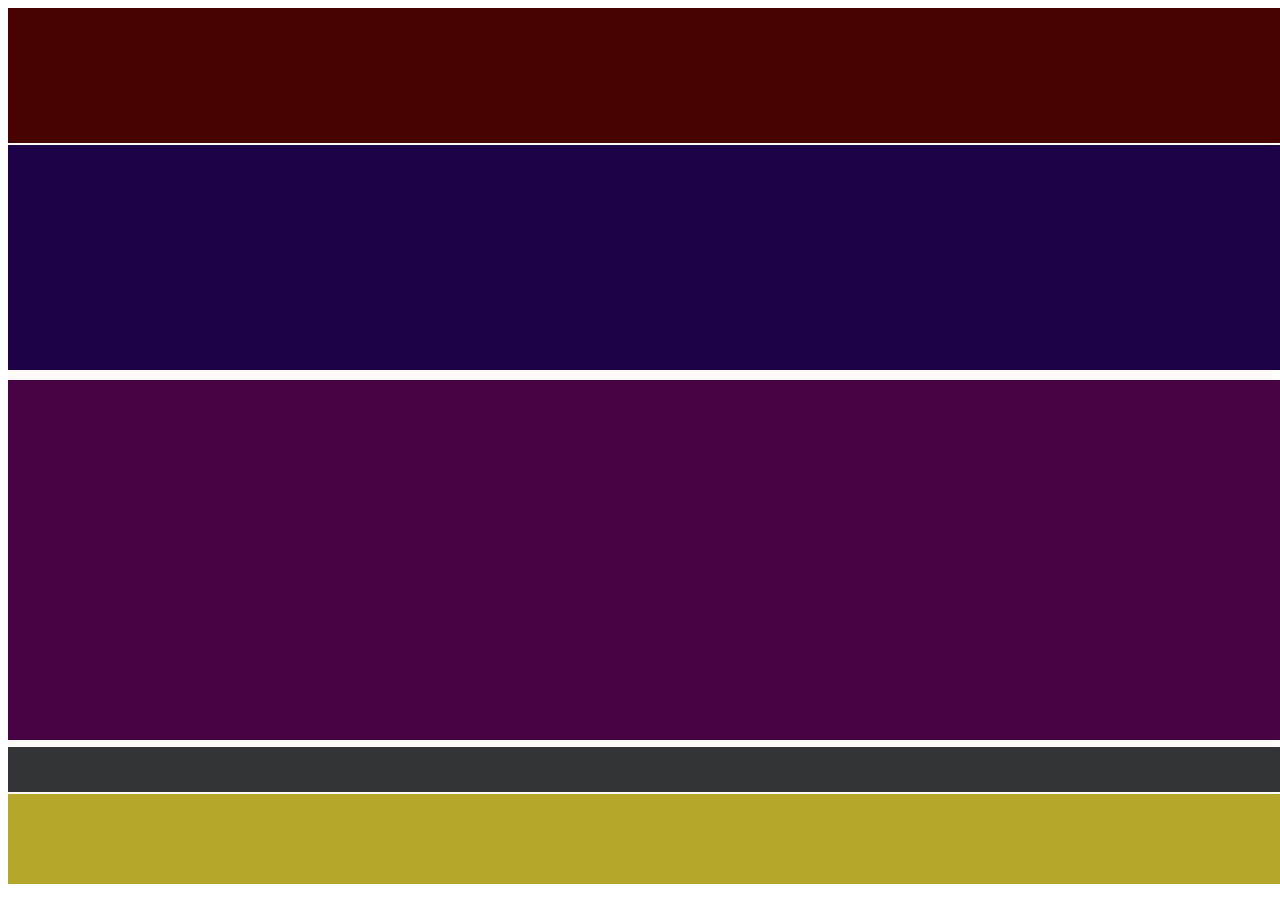
<file: TP1/first_main.html>
<!DOCTYPE html>
<html lang="en">
<head>
    <meta charset="UTF-8">
    <meta name="viewport" content="width=device-width, initial-scale=1.0">
    <title>First Main</title>
    <meta http-equiv="refresh" content="5">
    <link rel="stylesheet" href="first_style.css">
</head>
<body>
    <div id="container">
        <div class="rows" id="first"></div>
        <div class="rows" id="second"></div>
        <div class="rows" id="third"></div>
        <div class="rows" id="fourth"></div>
        <div class="rows" id="fifth"></div>
    </div>
</body>
</html>
</file>
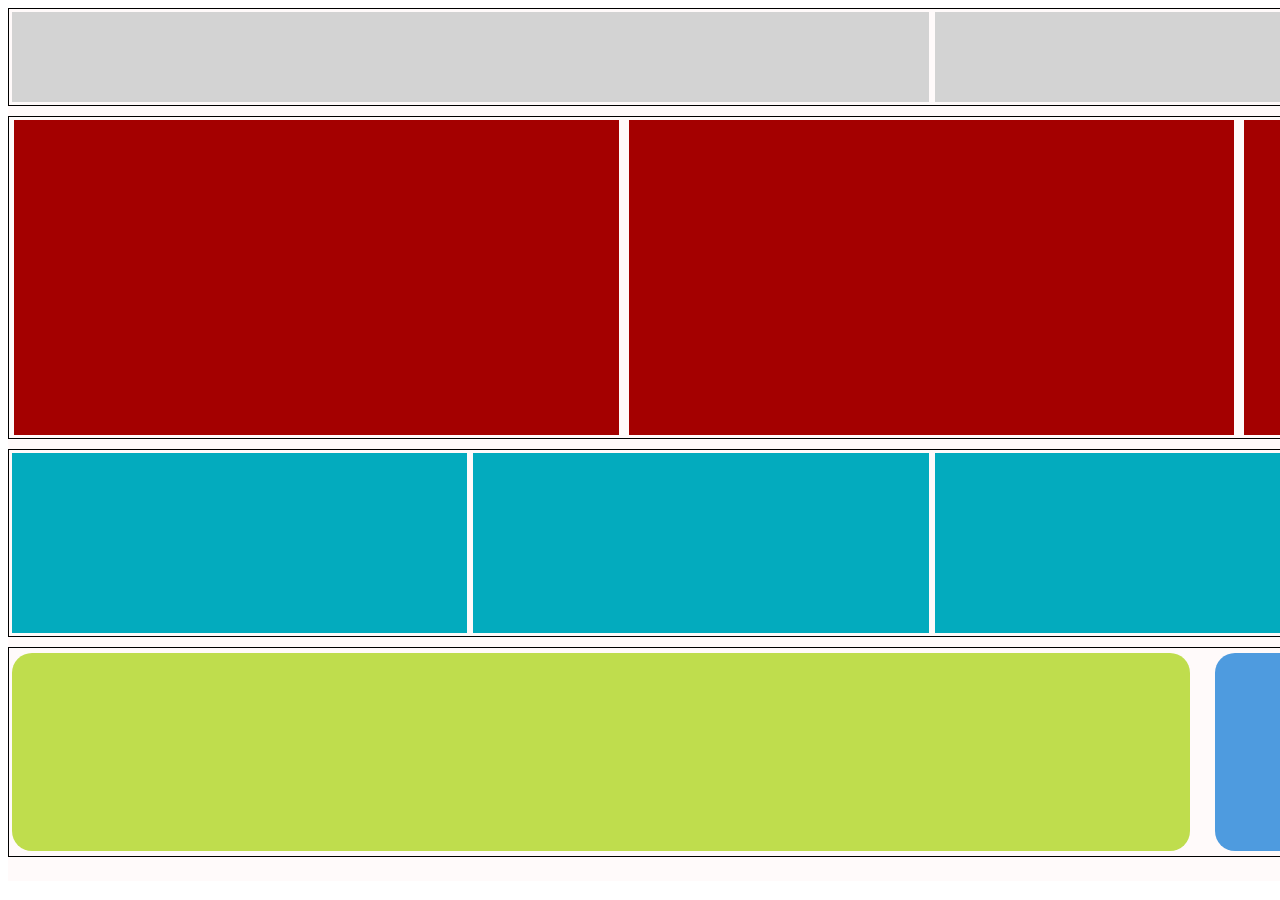
<file: TP2/second_main.html>
<!DOCTYPE html>
<html lang="en">
<head>
    <meta charset="UTF-8">
    <meta name="viewport" content="width=device-width, initial-scale=1.0">
    <link rel="stylesheet" href="second_style.css">
    <meta http-equiv="refresh" content="5">
    <title>TP2</title>
</head>
<body>
    <div id="container">
        <div class="row first">
            <div class="rectangle_gris"></div>
            <div class="rectangle_gris"></div>
        </div>
        <div class="row second">
            <div class="carre_rouge"></div>
            <div class="carre_rouge"></div>
            <div class="carre_rouge"></div>
        </div>
        <div class="row third">
            <div class="carre_bleu"></div>
            <div class="carre_bleu"></div>
            <div class="carre_bleu"></div>
            <div class="carre_bleu"></div>
        </div>
        <div class="row  fourth">
            <div class="vert"></div>
            <div class="bleu"></div>
        </div>
    </div>
</body>
</html>
</file>
<file: maquette Bella/style.css>
.container{
    width: 97vw;
}

.header{
    display: flex;
    margin: 1vw;
    margin-top: 1vh;
    margin-bottom: 0vh;
}

.logo{
    width: 10vw;
    height: 5vw;
    margin: 2%;
}

.gris{
    height: 10vh;
    width: 20vw;
    margin-left: 2vw;
}

.menu{
    width: 100vw;
    height: 5vh;
    margin-right: 1vw;
    margin-left: 55vw;
    margin-top: 3vh;
}

.navbar{
    margin: 1%;
}

ul{
    list-style-type: none;
    margin: 0;
    padding: 0;
    overflow: hidden;
    display: flex;
}

li{
    margin: 3%;
    margin-left: 2vw;
}

li a{
    text-decoration: none;
    color: #4f6069;
    font-weight: bold;
    font-family: 'Gill Sans', 'Gill Sans MT', Calibri, 'Trebuchet MS', sans-serif;
    margin: 15%;
    margin-bottom: 10vh;
}

li a:hover{
    color: #fa4b0c;
    font-style: bold;
}

.page1{
    width: 100vw;
    height: 65vh;
    background-image: url("./Images/banner.png");
}

.centerpic{
    width: 60vw;
    height: 40vh;
    margin-top: 5vh;
    margin-left: 20vw;
    margin-right: 20vw;
    /* background-color: #36552b; */
    justify-content: center;
    padding-top: 4vh;
}

.centerpic2{
    height: 10vh;
    margin-top: 5vh;
    margin-left: 30vw;
    margin-right: 30vw;
    display: flex;
}

.btn{
    width: 15vw;
    height: 3vw;
    margin-top: 1vh;
    margin-left: 5vw;
    margin-bottom: 1vh;
    background-color: #ffffff00;
    border-radius: 20px 20px;
    border: 1px solid #fff;
}

.btn a{
    text-decoration: none;
    color: white;
    font-weight: bold;
    font-family: 'Gill Sans', 'Gill Sans MT', Calibri, 'Trebuchet MS', sans-serif;
}

.active{
    background-color: #ffffff00;
    border: 1px solid #ccc;
}

.btn:hover{
    background-color: #f84222;
}

h2,h3,h4{
    text-align: center;
    font-family: 'Gill Sans', 'Gill Sans MT', Calibri, 'Trebuchet MS', sans-serif;
    line-height: 1.1em;
    font-weight: bold;
    color:aliceblue;
}

h2{
    font-size: 3em;
}

h3{
    font-size: 2em;
}

a.active{
    color: #f84222;
    border: none;
}

.third{
    margin-bottom: 15vh;
    height: 65vh;
    margin-left: 30vw;
    margin-right: 30vw;
    background-color: #ffffff;
}

img.phone{
    width: 40vw;
    height: 80vh;
}

.fourth{
    margin-top: 10vh;
    margin-bottom: 10vh;
    /* height: 70vh; */
    margin-left: 15vw;
    margin-right: 15vw;
}

.fourthnav{
    margin-top: 1vh;
    margin-bottom: 1vh;
    height: 5vh;
    margin-left: 7vw;
    margin-right: 7vw;
}

.howitworks{
    color: #444444;
}

.fourthbody{
    padding: 1vh;
    display: flex;
    margin: 2vh;
    height: 54vh;
}


.vertical{
    /* height: 50vh; */
    margin: 2%;
}

.horizontal{
    width: 25vw;
    margin-left:  5vw ;
    margin-right: 15vw;
    margin-top: 10vh; 
    margin-bottom: 10vh;
}

.create{
    width: 30vw;
    margin-left:  5vw ;
    margin-right: 5vw;
    margin-top: 10vh; 
    margin-bottom: 10vh;
}


h4.varieties{
    text-align: left;
    color: #fa4b0c;
    margin-left: 1vw;
}

h3.text{
    text-align: left;
    color: #525151;
}

p{
    text-align: left;
    color: #525151;
    font-size: 16pt;
}

.bandes{
    display: flex;
}

.bar{
    margin-top: 1vh;
    margin-bottom: 1vh;
    height: 5vh;
    margin-right: 1vw;
    margin-left: 1vw;
}

.bande6{
    margin-top: 1vh;
    margin-bottom: 1vh;
    height: 5vh;
    width: 40vw;
    height: 60vh;
    margin-right: 1vw;
    margin-left: 1vw;
}

.lastbande{
    margin-top: 1vh;
    margin-bottom: 1vh;
    height: 5vh;
    margin-right: 15vw;
    margin-left: 15vw;
}

.imglogin{
    width: 17vw;
    height: 24vw;
}

form{
    display: inline-block;
}

.btn-submit{
    width: 15vw;
    height: 3vw;
    margin-left: 1vw;
    margin-top: 10vh;
    background-color: #f62929f5;
    color: seashell;
    border-radius: 10px 10px;
    border: 1px solid #fff;
}

.element{
    margin-top: 1vh;
    margin-bottom: 1vh;
    height: 10vh;
    margin-right: 1vw;
    margin-left: 1vw;
    width: 20vw;
    border: 1px solid #fff;
}

input{
    width: 20vw;
    height: 3vw;
    margin-top: 1vh;
    margin-bottom: 1vh;
    border: 1px solid #4f6069dd;
    padding-left: 1vw;
    border-radius: 5px 5px;
}

textarea{
    width: 20vw;
    height: 15vh;
    margin-top: 1vh;
    margin-bottom: 1vh;
    border: 1px solid #4f6069dd;
    padding-left: 1vw;
    border-radius: 5px 5px;
}

.lastbande p{
    text-align: center;
    color: #222;
    font-size: 10pt;
}
</file>
<file: projet/style.css>
body {
  scroll-behavior: smooth;
  margin-right: 5vw;
  font-family: "Gill Sans", "Gill Sans MT", Calibri, "Trebuchet MS", sans-serif;
}

.top{
  display: flex;
  width: 10vw;
}

.boutons{
  margin-left: 20vw !important;
}

.header {
  display: flex;
}

.logo {
  width: 10vw;
  height: 4vw;
  margin-left: 4vw;
}

.menuburger{
  display: none;
}

@media only screen and (min-width: 768px) {
  .nav {
    display: flex;
    width: 50vw;
  }

  li {
    margin-right: 1vw;
    margin-top: 1vh;
    margin-bottom: 1vh;
    list-style: none;
  }

  a {
    text-decoration: none;
    color: #666464;
    font-size: smaller;
    font-family: "Gill Sans", "Gill Sans MT", Calibri, "Trebuchet MS",
      sans-serif;
  }

  .boutons {
    margin-left: 15vw;
    width: 70vw;
    margin-top: 3vh;
    display: flex;
  }

  .navbutton {
    margin-left: 2vw;
    background-color: #f0f5ff;
    color: #2875e8;
    font-style: bold;
    font-size: small;
    font-family: "Gill Sans", "Gill Sans MT", Calibri, "Trebuchet MS",
      sans-serif;
    border-radius: 10px 10px;
    width: 10vw;
    height: 5vh;
    border: none;
  }
}

/* Rest of your styles... */

.menunav {
  display: flex;
  margin-left: 5vw;
  border-left: 1px solid #ccc;
}

#request {
  background-color: #2875e8;
  color: #f0f5ff;
  font-style: bold;
  font-size: medium;
}

#contact {
  background-color: #f0f5ff;
  color: #2875e8;
  font-style: bold;
  font-size: medium;
}

/* First Page */

.firstrow {
  display: flex;
  margin-left: 2vw;
  margin-right: 2vw;
}

.firstimg {
  margin-left: 5vw;
}

.businessman {
  width: 40vw;
  height: 70vh;
  margin-top: 5vh;
}

.firsttext {
  width: 50vw;
  height: 50vh;
  margin-left: 2vw;
  margin-top: 15vh;
  text-align: center;
}

.buttontext {
  display: flex;
  justify-content: center;
}

span {
  color: #0f9918;
  margin-bottom: 5vh;
}

.spec {
  height: 5vh;
  display: flex;
}

.spec span {
  margin-right: 5vw;
  width: 20vw;
}

.specs {
  width: 45vw;
  margin-bottom: 3vh;
}

.secondrow {
  margin-bottom: 5vh;
}

.firstsecondrow {
  display: flex;
  margin: 2%;
}

.secondtitle {
  width: 20vw;
  height: 15vh;
  margin-left: 5vw;
  margin-top: 7vh;
  font-size: x-large;
  font-style: bold;
}

.secondtext {
  width: 20vw;
  height: 50vh;
  margin-top: 9vh;
  margin-left: 10vw;
  text-align: left;
  font-size: large;
}

.lastsecondrow {
  display: flex;
  margin: 2%;
  justify-content: space-between;
}

.group {
  width: 30vw;
  margin-left: 2vw;
  padding: 2%;
  height: 50vh;
}

.more {
  width: 7vw;
  height: 5vh;
  margin-top: 2vh;
  font-size: small;
  background-color: white;
}

#colorblue {
  background-color: #eff4ff;
}

#colorpink {
  background-color: #fdedf9;
}

#colorvert {
  background-color: #f4f5f7;
}

#colorblue button {
  color: #7434ff;
  font-style: bold;
  font-size: small;
}

#colorpink button {
  color: #f058ac;
  font-style: bold;
  font-size: small;
}

#colorvert button {
  color: #0b58f3;
  font-style: bold;
  font-size: small;
}

.thirdrow {
  background-color: #f4f5f7;
  margin-bottom: 10vh;
  height: 90vh;
  width: 98vw;
}

.textrow {
  text-align: center;
  margin-bottom: 4vh;
}

.imgrow {
  display: flex;
  margin-right: 2vw;
}

.column {
  width: 25vw;
  margin-right: 5vw;
  margin-left: 3vw;
}

.column img {
  width: 25vw;
}

.column a {
  text-decoration: none;
  color: #0b58f3;
}

.imgcol img {
  width: 25vw;
  height: 45vh;
  margin-right: 15vw;
}

.textcol {
  width: 55vw;
  height: 45vh;
  margin-left: 20vw;
  margin-right: 6vw;
  text-align: left;
  font-size: large;
  margin-top: 6vh;
}

.fourthtext p {
  border-left: 0.4vw solid #0472f9;
  padding-left: 1vw;
}

.fourthrow {
  display: flex;
}

.imgcolumn img {
  width: 15vw;
  height: 40vh;
  margin-right: 1vw;
  margin-top: 5vh;
}

.imgrows {
  display: flex;
  margin-right: 20vw;
  margin-left: 20vw;
}

#vert {
  background-color: #cfebd1;
}

#jaune {
  background-color: #f9e3b8;
}

#bleu {
  background-color: #cddff9;
}

#violet {
  background-color: #e2d6ff;
}

.fifthfirst {
  margin-left: 20vw;
  margin-right: 20vw;
  text-align: center;
}

.firstsixthtext {
  display: flex;
  margin-left: 20vw;
  margin-top: 10vh;
}

.partner {
  width: 7vw;
  height: 10vh;
  margin-right: 1vw;
  margin-left: 1vw;
}

.firstsixthtext p {
  width: 13vw;
  font-family: "Gill Sans", "Gill Sans MT", Calibri, "Trebuchet MS", sans-serif;
}

.blocLogo {
  display: flex;
  width: 60vw;
  margin-left: 2vw;
  margin-right: 5vw;
}

.seventhrow {
  display: flex;
  width: 98vw;
  height: auto;
  background-color: #05153d;
  margin-top: 5vh;
}


.seventhimg img {
  width: 25vw;
  height: 50vh;
  margin-left: 20vw;
}

.bloctext {
  width: 20vw;
  height: auto;
  margin-left: 10vw;
  margin-top: 5vh;
  text-align: left;
  font-size: large;
  color: #ffffff;
}

.bloctext button {
  margin-left: -0.4vw;
}

.footer {
  display: flex;
  margin-left: 5vw;
  margin-top: 10vh;
  margin-right: 15vw;
  text-align: center;
}

.footerlogo img{
  width: 30vw;
  height: 2vh;
}

.footertext p {
  width: 13vw;
  font-family: "Gill Sans", "Gill Sans MT", Calibri, "Trebuchet MS", sans-serif;
  line-height: 1em;
  letter-spacing: 0.03em;
  font-size: small;
  color: rgb(26, 25, 25);
  margin-top: 6vh;
  margin-left: 6vw;
}

.block {
  margin-left: 3vw;
  margin-top: 10vh;
}

.block li {
  margin-left: -2vw;
  width: 10vw;
}

.block li .active {
  color: rgb(23, 38, 245);
}

.block img {
  width: 10vw;
  height: 5vh;
  margin-top: 1vh;
}

.copyright {
  margin-left: 5vw;
  margin-right: 5vw;
  margin-top: 10vh;
  margin-bottom: 10vh;
  text-align: center;
  font-size: small;
  color: rgb(26, 25, 25);
  border-top: 1px solid #ccc;
}

@media only screen and (max-width: 768px) {

  .menunav li{
    display: none;
  }

  .menuburger{
    display: block;
    margin-right: 10vw;
  }

  .boutons{
    display: none;
  }

  .menuburger{
    width: 10vw;
    height: 4vw;
    margin-left: 85vw;
  }

  .firstsecondrow {
    flex-direction: column;
    justify-content: center;
  }

  .secondimg img{
    margin-left: 15vw;
  }

  .spec {
    width: 100vw !important;
  }

  .navbutton {
    width: 20vw;
    margin-left: 2vw;
    border-radius: 20vw 20vw;
  }

  #request,
  #contact {
    width: 45%;
  }

  .firstrow {
    flex-direction: row-reverse;
    align-items: center;
  }

  .more {
    width: auto;
    margin-bottom: 5vh;
  }

  .firstimg,
  .businessman,
  .firsttext {
    width: 100vw !important;
    margin-left: 0;
    margin-top: 5vh;
  }

  .buttontext {
    justify-content: center;
  }

  .specs,
  .secondtitle,
  .secondtext,
  .group {
    width: 98vw !important;
    height: auto;
    margin-left: 0;
    align-items: center;
    text-align: center;
    margin-top: 5vh;
    padding: 4vw;
  }

  .thirdrow {
    flex-direction: column;
    margin-top: 5vh;
    padding: 5vw;
    height: auto;
    text-align: center;
    margin-left: 0;
  }

  .imgrow,
  .textcol,
  .imgcol {
    width: 100vw;
    margin-left: 0;
    margin-top: 3vh;
  }

  .imgrow{
    display: block;
  }

  .column{
    width: 100vw !important;
    margin-left: 0;
    margin-right: 0;
    margin-top: 3vh;
  }

  .textcol .title{
    text-align: center;
  }

  .firstrow,
  .secondrow,
  .thirdrow,
  .fifthrow,
  .fourthrow {
    width: 100vw !important;
    flex-direction: column;
    justify-content: center !important;
  }

  .lastsecondrow {
    width: 90vw !important;
    flex-direction: column;
    justify-content: center !important;
    margin-left: 0;
  }

  .fourthrow img {
    width: 98vw;
    justify-content: center !important;
  }

  .imgcolumn img {
    width: 50vw;
    margin-left: auto;
  }

  li {
    /* margin-right: 1vw; */
    margin-top: 1vh;
    margin-bottom: 1vh;
    list-style: none;
  }

  a {
    text-decoration: none;
    color: #666464;
    font-size: smaller;
    font-family: "Gill Sans", "Gill Sans MT", Calibri, "Trebuchet MS",
      sans-serif;
  }

  .spec span {
    /* margin-right: auto; */
    width: auto;
    height: auto;
  }

  .imgrows {
    flex-direction: column;
    text-align: center;
  }

  .blocLogo {
    flex-direction: column;
    align-items: center;
  }

  .seventhimg img {
    width: 50vw;
    margin-left: auto;
    margin: auto;
    /* margin-right: auto; */
  }

  .seventhimg{
    margin-left: 25vw;
  }

  .seventhrow{
    display: block;
    height: fit-content;
    width: 100vw;
    background-color: #05153d;
    padding:4vw;
  }

  .imgcol img {
    width: 70vw;
    height: 45vh;
    margin-left: 15vw ;
  }

  .bloctext {
    width: 100vw;
    margin-left: 0;
    margin-top: 5vh;
    text-align: center;
  }

  .block:not(:first-child){
    justify-content: center;
    align-self: center;
    align-items: center;
    width: 98vw;
  }

  .block:not(:last-child) li{
    margin-left: 15vw;
  }

  .footer {
    flex-direction: column;
    margin-top: 10vh;
    width: max-content;
    padding: 2vw;
  }

  .block ul{
    width: 45vw;
    margin-left: 20vw;
  }

  .block h4{
    text-align: center;
  }

  .footertext{
    width: max-content;
  }

  .firstsixthtext{ 
    display: block;
  }

  .firstsixthtext p{
    width: fit-content;
  }

  .firstsixthtext img{
    width: fit-content;
  }

  .footertext p {
    width: 90vw;
    font-family: "Gill Sans", "Gill Sans MT", Calibri, "Trebuchet MS", sans-serif;
    line-height: 1em;
    letter-spacing: 0.03em;
    font-size: small;
    color: rgb(26, 25, 25);
    margin-top: 6vh;
  }

  .footer img{
    width: 40vw;
  }

  .minilogo{
    display: block;
    width: 10vw;
    height: auto;
  }

  .footerlogo,
  .block {
    margin-left: auto;
    margin-top: 5vh;
    justify-content: center;
  }

  .footerlogo img{
    width: 30vw;
    margin-left: auto;
  }
}
</file>
<file: TP3/style.css>
.container{
    width: 100%;
    border: 1px solid #000;
}

.header{
    background-color: red;
    height: 9vh;
    margin: 1vh;
}

.nav{
    background-color: #eeab29;
    height: 5vh;
    margin: 1vh;
}

.firstrow{
    margin-top: 2vh;
    margin-bottom: 0;
    margin-left: 15%;
    margin-right: 15%;
    margin-top: 12vh;
    height: 56vh;
}

.bloc1{
    display: flex;
}

.firstcol{
    height: 28vh;
    width: 100%;
    background-color: #a6bf0c;
}

.secondcol{
    height: 28vh;
    width: 100%;
    background-color: #0d1fbf;
}

.thirdcol{
    height: 28vh;
    width: 100%;
    background-color: #920dc0;
}

.fourthcol{
    height: 28vh;
    width: 100%;
    background-color: #bf0d0d;
}

.footer{
    background-color: #ee2a7c;
    height: 6.5vh;
    margin: 1vh;
    margin-top: 9vh;
}
</file>
<file: TP4/style.css>
.nav{
    background-color: orangered;
    width: 100%;
    height: 7vh;
}

.centre{
    display: flex;
    height: 68vh;
    width: 100%;
    margin-top: 1vh;
    margin-bottom: 1vh;
    background-color: snow;
}

.corps{
    display: flex;
    flex-direction: column;
    justify-content: center;
    align-items: center;
    width: 100%;
    height: 100%;
}

.sidebar{
    width: 20%;
    height: 68vh;
    background-color: #0dbf1f;
}

.contentV{
    width: 100%;
    height: 58vh;
    display: flex;
}

.content{
    width: 100%;
}

.contentH{
    height: 9vh;
    background-color: blueviolet;
    margin-top: 1vh;
    margin-bottom: 0%;
    margin: 1vw;
}

.vertical{
    width:  100%;
    background-color: #0c5fbf;
    justify-content: space-between; 
    flex-direction: column;
    margin: 0 1vw;
}

.contact{
    height: 12vh;
    width: 100%;
    margin-top: 1vh;
    background-color: #a40000;
}

.footer{
    height: 8vh;
    width: 100%;
    margin-top: 1vh;
    background-color: #474D5B;
}
</file>
<file: TP5/style.css>
.container{
    width: 98vw;
}

/* Traitement du header */
.header{
    height: 15vh;
    margin-bottom: 3vh;
}

.row{
    width: 98vw;
    display: flex;
    margin-bottom: 1vh;
}

.gris{
    background-color: lightgray;
    height: 5vh;
    width: 15vw;
}

.zone{
    background-color: #fcdd35;
    margin-left: 1vw;
    margin-right: 1vw;
    height: 5vh;
    width: 66vw;
}

.vert{
    background-color: #269513;
    width: 100%;
    height: 5vh;
}

.third{
    width: 98vw;
    height: 5vh;
    display: flex;
    border: 1px solid #dcdcdc;
    margin-bottom: 1vh;
}

.sombre{
    background-color: #0e3a39;
    width: 40vw;
    height: 5vh;
}

.divide{
    margin-left: 39vw;
    width: 21vw;
    display: flex;
}

.small{
    width:  7vw;
    height: 5vh;
    border: 1px solid #000000;
    margin-left: 1vw;
    background-color: #13958d;
}


/* Traitement du footer */
.footer{
    height: 11vh;
    display: flex;
    border: 1px solid #DDD;
    margin-bottom: 2vh;
    background-color: #e69294;
}

.two_third{
    width: 66vw;
    height: 9vh;
    border: 1px solid #DDD;
    margin: 6px;
    border-radius: 10px 10px;
    background-color: #630a15;
}

.one_third{
    width: 33vw;
    margin-left: 5vh;
}

.first{
    margin: 4%;
    margin-bottom: 1%;
    margin-top: 2%;
    display: flex;
    background-color: yellow;
}

.bord{
    border: 2px solid snow;
    background-color: #000000;
    height: 1.5vh;
    margin: 1%;
    width: 30vw;
}

.second{
    margin: 4%;
    margin-top: 1%;
    margin-bottom: 6%;
    height: 4vh;
    display: flex;
    background-color:  #13eac2;
}

.box1{
    width: 66%;
    background-color: #c32033;
    margin: 1%;
    border-radius: 5px 5px;
}

.box2{
    width: 34%;
    margin: 1%;
    display: flex;
    border-radius: 5px 5px;
}

.bord1{
    margin: 1%;
    border-radius: 5px ;
    background-color: #ffffff;
    width: 30vw;
}

/* Traitement du corps */
.corps{
    border: 1px solid #1fe4c4;
    height: 66vh;
    margin-bottom: 1vh;
    margin-top: 1vh;
}

.bloc{
    display: flex;
    width: 98vw;
    height: 15vh;
    border: 1px solid #DDD;
    margin-bottom: 1vh;
}

.bleu{
    background-color: #2144c4;
    height: 15vh;
    width: 24vw;
    border: 5px solid snow;
}

.rose{
    background-color: #c420b4;
    height: 15vh;
    width: 24vw;
    border: 5px solid snow;
}

.rouge{
    background-color: #c32033;
    height: 15vh;
    width: 24vw;
    border: 5px solid snow;
}

.jaune{
    background-color: #c4b420;
    height: 15vh;
    width: 24vw;
    border: 5px solid snow;
}
</file>
<file: wireframe/style.css>
.container{
    width: 97vw;
}

.header{
    display: flex;
    margin: 1vw;
    margin-top: 1vh;
    margin-bottom: 0vh;
}

.gris{
    background-color: lightgray;
    height: 5vh;
    width: 20vw;
    margin-left: 2vw;
}

.menu{
    width: 100vw;
    height: 5vh;
    margin-right: 1vw;
    margin-left: 46vw;
    background-color: #f05050;
}

.page1{
    width: 100vw;
    height: 65vh;
}

.centerpic{
    width: 60vw;
    height: 40vh;
    margin-top: 5vh;
    margin-left: 20vw;
    margin-right: 20vw;
    margin-bottom: 5vh;
    background-color: #36552b;
}

.centerpic2{
    width: 60vw;
    height: 10vh;
    margin-top: 2vh;
    margin-left: 20vw;
    margin-right: 20vw;
    margin-bottom: 5vh;
    background-color: #2266f8;
}

.third{
    margin-top: 2vh;
    margin-bottom: 2vh;
    height: 60vh;
    margin-left: 30vw;
    margin-right: 30vw;
    background-color: #815D5D;
}

.fourth{
    margin-top: 2vh;
    margin-bottom: 2vh;
    height: 70vh;
    margin-left: 15vw;
    margin-right: 15vw;
    border: 1px solid #9e9e9e;
}

.fourthnav{
    margin-top: 1vh;
    margin-bottom: 1vh;
    height: 10vh;
    margin-left: 7vw;
    margin-right: 7vw;
    background-color: #3fae6c;
}

.fourthbody{
    border: 1px solid #888;
    padding: 1vh;
    display: flex;
    margin: 2vh;
    height: 54vh;
}


.vertical{
    width: 10vw;
    /* height: 50vh; */
    margin: 3%;
    background-color: #1a2460;
}

.horizontal{
    height: 30vh;
    width: 60vw;
    margin:  3% ;
    margin-top: 10vh; 
    margin-bottom: 10vh; 
    background-color: #9e1f99;
}

.fifthnav{
    margin-top: 1vh;
    margin-bottom: 5vh;
    height: 5vh;
    margin-left: 7vw;
    margin-right: 7vw;
    background-color: #3fae6c;
}

.bandes{
    display: flex;
}

.navbar{
    margin-top: 1vh;
    margin-bottom: 1vh;
    height: 5vh;
    margin-right: 1vw;
    margin-left: 1vw;
    background-color: #6c091d;
}

.bande6{
    margin-top: 1vh;
    margin-bottom: 1vh;
    height: 5vh;
    width: 40vw;
    height: 60vh;
    margin-right: 1vw;
    margin-left: 1vw;
    background-color: lightgray;
}

.lastbande{
    margin-top: 1vh;
    margin-bottom: 1vh;
    height: 5vh;
    margin-right: 15vw;
    margin-left: 15vw;
    background-color: black;
}
</file>
<file: TP1/first_style.css>
#container{
    background-color: snow;
    width: max-width ;
    height: max-height ;
}

.rows{
    width: 100vw;
}

#first{
    background-color: #480202;
    margin-bottom: 2px;
    height: 15vh;
}

#second{
    background-color: #1d0247;
    margin-bottom: 10px;
    height: 25vh;
}

#third{
    background-color: #470243;
    margin-bottom: 7px;
    height: 40vh;
}

#fourth{
    background-color: #333437;
    margin-bottom: 2px;
    height: 5vh;
}

#fifth{
    background-color: #b5a72c;
    height: 10vh;
}
</file>
<file: TP2/second_style.css>
#container{
    background-color: snow;
    width: 205vh ;
    height: 97vh;
    padding: 0;
}

.row{
    width: 100%;
    display: flex;
    border: 1px solid #000;
    margin-bottom: 10px;
}

.rectangle_gris{
    background-color: lightgray;
    height: 10vh;
    margin: 3px;
    width: 50%;
}

.carre_rouge{
    background-color: #a40000;
    height: 35vh;
    width: 33%;
    margin: 3px;
    margin-right: 5px;
    margin-left: 5px;
}

.carre_bleu{
    background-color: rgb(3, 171, 190);
    width: 25%;
    height: 20vh;
    margin: 3px;
}

.vert {
    background-color: #bfdd4D;
    width: 65%;
    height: 22vh;
    margin: 5px;
    margin-left: 3px;
    margin-right: 20px;
    border-radius: 20px 20px;
  }
  
  .bleu {
    width: 35%;
    background-color: #4e9bdf;
    height: 22vh;
    margin-left: 20px;
    margin: 5px;
    border-radius: 20px 20px;
  }
</file>
